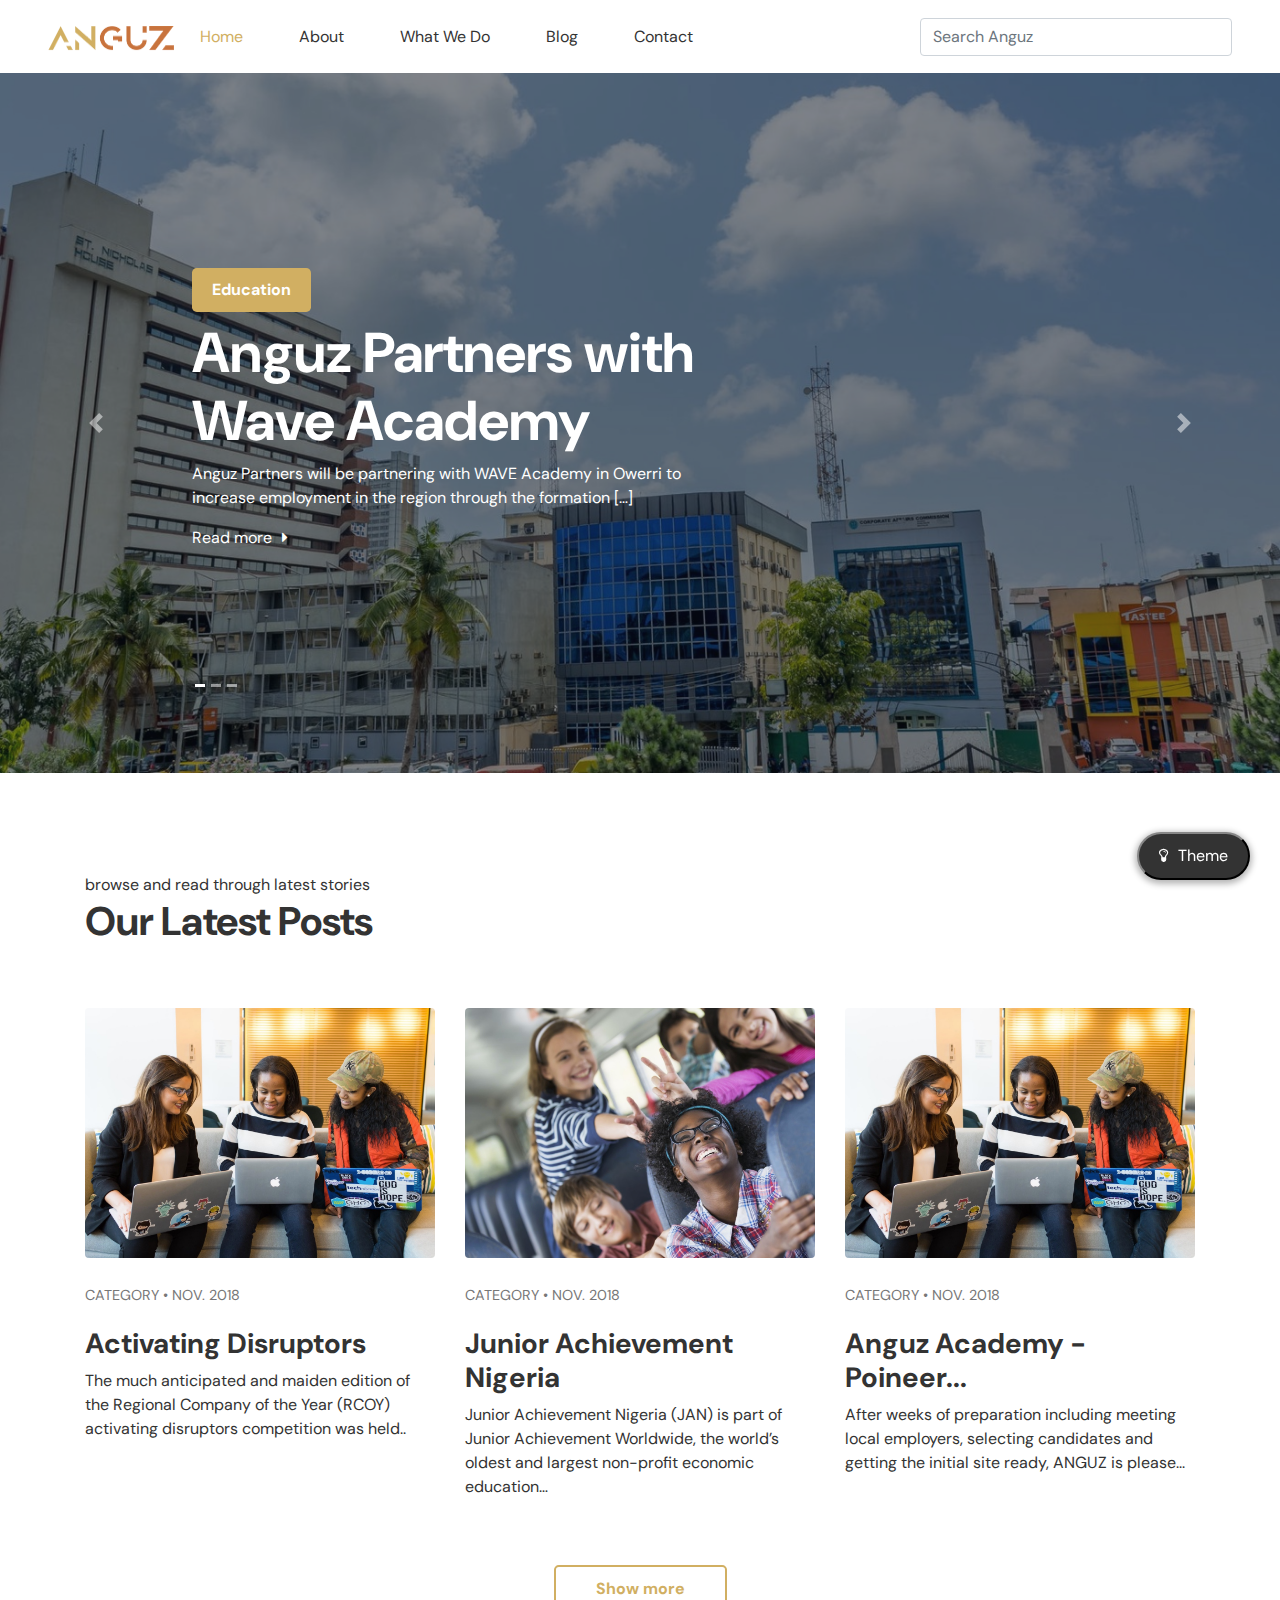
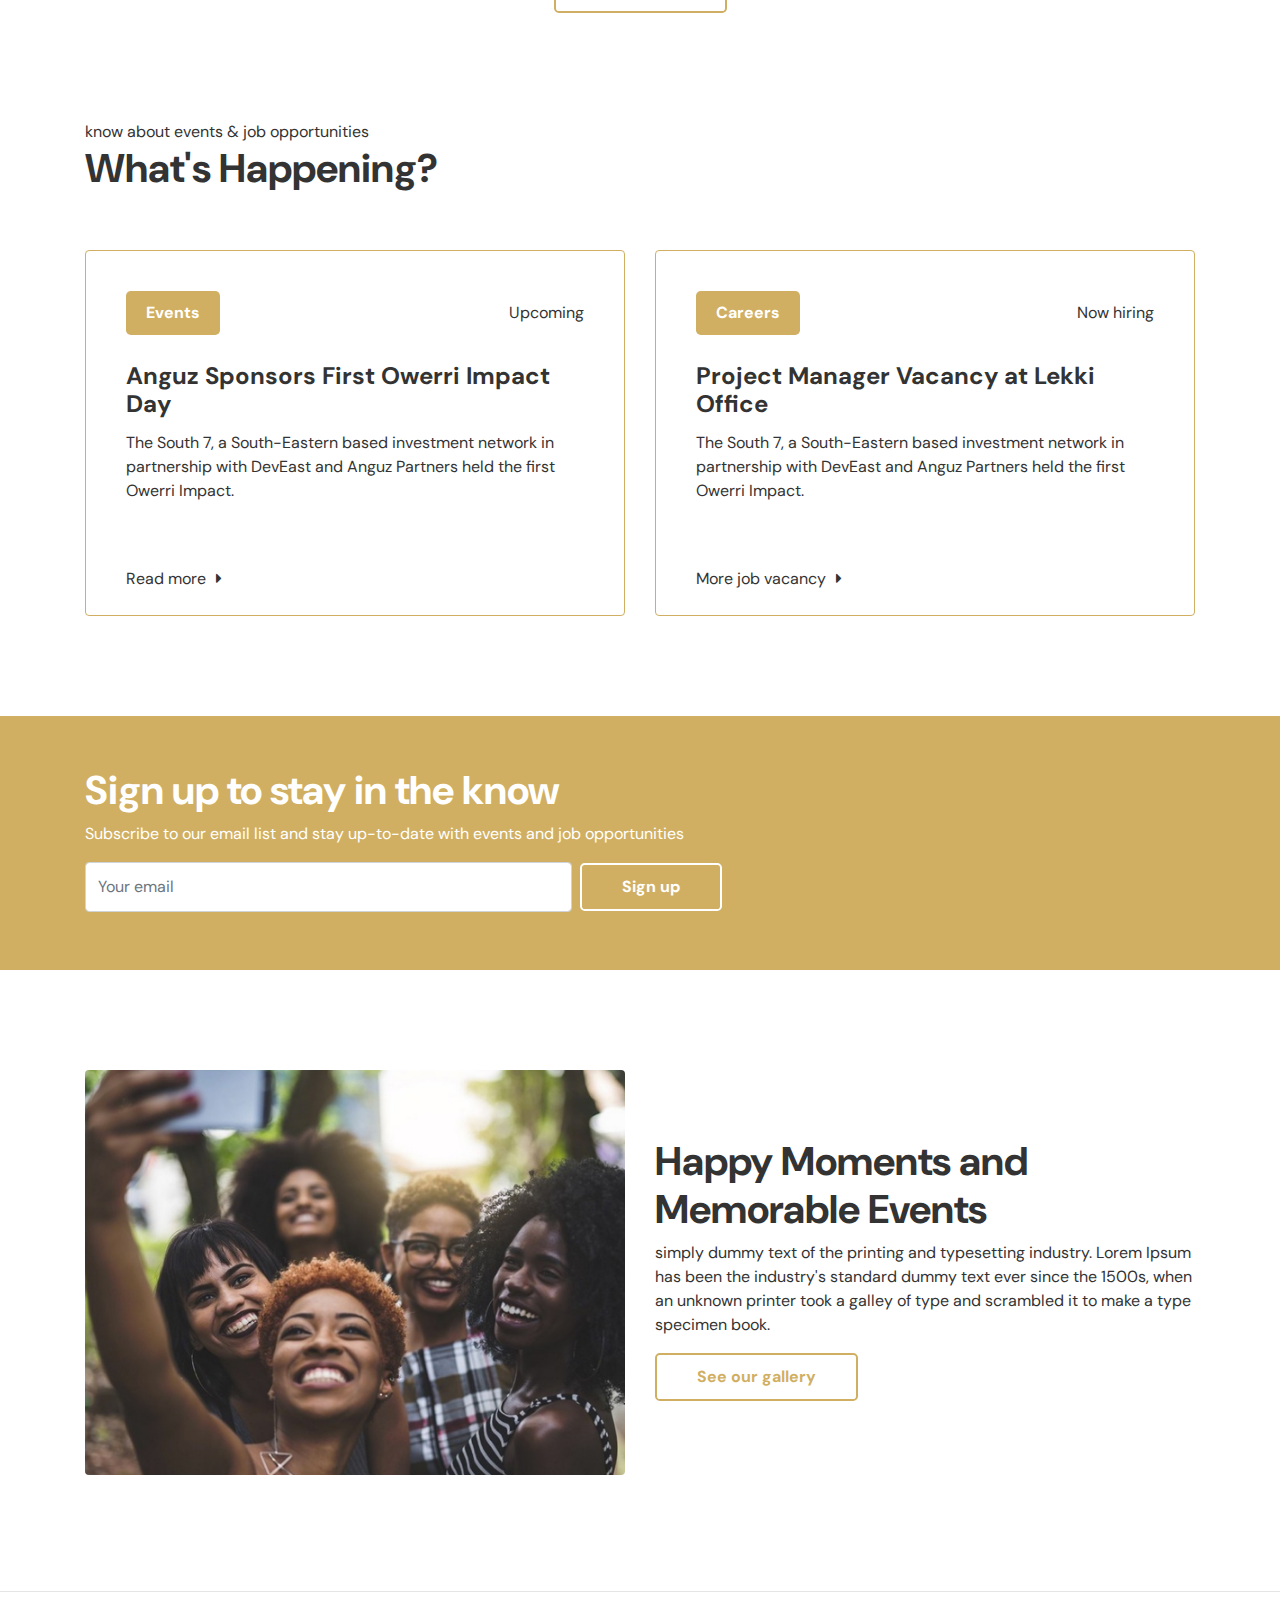
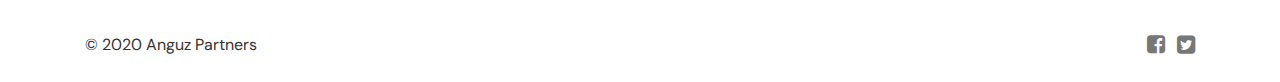
<file: index.html>
<!doctype html>
<html lang="en">
  <head>
    <!-- Required meta tags -->
    <meta charset="utf-8">
    <meta name="viewport" content="width=device-width, initial-scale=1, shrink-to-fit=no">

    <!-- Bootstrap CSS -->
    <link rel="stylesheet" href="https://stackpath.bootstrapcdn.com/bootstrap/4.4.1/css/bootstrap.min.css" integrity="sha384-Vkoo8x4CGsO3+Hhxv8T/Q5PaXtkKtu6ug5TOeNV6gBiFeWPGFN9MuhOf23Q9Ifjh" crossorigin="anonymous">
    <link href="https://stackpath.bootstrapcdn.com/font-awesome/4.7.0/css/font-awesome.min.css" rel="stylesheet" integrity="sha384-wvfXpqpZZVQGK6TAh5PVlGOfQNHSoD2xbE+QkPxCAFlNEevoEH3Sl0sibVcOQVnN" crossorigin="anonymous">
    <link href="https://fonts.googleapis.com/css2?family=DM+Sans:wght@400;700&display=swap" rel="stylesheet">
    <link rel="stylesheet" href="css/stylesheet.css">

    <title>Anguz - Investing, SPonsorship, Partnership</title>
  </head>
  <body>
    <nav class="navbar navbar-expand-lg navbar-anguz navbar-light">
        <a class="navbar-brand" href="index.html"><img src="/img/logo.png"></a>
        <button class="navbar-toggler" type="button" data-toggle="collapse" data-target="#navbarNavDropdown" aria-controls="navbarNavDropdown" aria-expanded="false" aria-label="Toggle navigation">
          <span class="navbar-toggler-icon"></span>
        </button>
        <div class="collapse navbar-collapse" id="navbarNavDropdown">
          <ul class="navbar-nav mr-auto">
            <li class="nav-item active">
              <a class="nav-link" href="index.html">Home</a>
            </li>
            <li class="nav-item">
              <a class="nav-link" href="about.html">About</a>
            </li>
            <li class="nav-item">
              <a class="nav-link" href="services.html">What We Do</a>
            </li>
            <li class="nav-item">
              <a class="nav-link" href="blog.html">Blog</a>
            </li>
            <li class="nav-item">
              <a class="nav-link" href="contact.html" data-toggle="modal" data-target="#ContactUs">Contact</a>
            </li>
          </ul>
          <form class="search-field">
            <input class="form-control mr-sm-2" type="search" placeholder="Search Anguz" aria-label="Search">
          </form>
        </div>
      </nav>
      <div id="d-mode">
        <button class="switch"><i class="fa fa-lightbulb-o"></i>Theme</button>
      </div>
      <header>
        <div id="carouselAgCaptions" class="carousel slide" data-ride="carousel">
          <ol class="carousel-indicators">
            <li data-target="#carouselAgCaptions" data-slide-to="0" class="active"></li>
            <li data-target="#carouselAgCaptions" data-slide-to="1"></li>
            <li data-target="#carouselAgCaptions" data-slide-to="2"></li>
          </ol>
          <div class="carousel-inner">
            <div class="carousel-item active">
              <div class="overlay"></div>
              <img src="/img/home.jpg" class="d-block w-100 img-fixed" alt="">
              <div class="carousel-caption d-none d-md-block w-40">
                <a class="tag-ag" href="#">
                  <span class="t1">Education</span>
                </a>
                <h1><a href="single-blog.html">Anguz Partners with Wave Academy</a></h1>
                <p>
                  Anguz Partners will be partnering with WAVE Academy in Owerri to
                  increase employment in the region through the formation […]
                </p>
                <span><a href="single-blog.html">Read more<i class="fa fa-caret-right"></a></i></span>
              </div>
            </div>
            <div class="carousel-item">
              <div class="overlay"></div>
              <img src="/img/test2.jpg" class="d-block w-100 img-fixed" alt="">
              <div class="carousel-caption d-none d-md-block w-40">
                <a class="tag-ag" href="#">
                  <span class="t1">Category</span>
                </a>
                <h1><a href="single-blog.html">Anguz Partners with Wave Academy</a></h1>
                <p>
                  Anguz Partners will be partnering with WAVE Academy in Owerri to
                  increase employment in the region through the formation […]
                </p>
                <span><a href="single-blog.html">Read more<i class="fa fa-caret-right"></a></i></span>
              </div>
            </div>
            <div class="carousel-item">
              <div class="overlay"></div>
              <img src="/img/test3.jpg" class="d-block w-100 img-fixed" alt="">
              <div class="carousel-caption d-none d-md-block w-40">
                <a class="tag-ag" href="#">
                  <span class="t1">Category</span>
                </a>
                <h1><a href="single-blog.html">Anguz Partners with Wave Academy</a></h1>
                <p>
                  Anguz Partners will be partnering with WAVE Academy in Owerri to
                  increase employment in the region through the formation […]
                </p>
                <span><a href="single-blog.html">Read more<i class="fa fa-caret-right"></a></i></span>
              </div>
            </div>
          </div>
          <a class="carousel-control-prev" href="#carouselAgCaptions" role="button" data-slide="prev">
            <span class="carousel-control-prev-icon" aria-hidden="true"></span>
            <span class="sr-only">Previous</span>
          </a>
          <a class="carousel-control-next" href="#carouselAgCaptions" role="button" data-slide="next">
            <span class="carousel-control-next-icon" aria-hidden="true"></span>
            <span class="sr-only">Next</span>
          </a>
        </div>
    </header>
    <section class="feature-pod">
      <div class="container ptop-l">
        <span>browse and read through latest stories</span>
        <h1>Our Latest Posts</h1>
        <div class="row ptop-s">
          <div class="col-md-4">
            <img src="img/test2.jpg" class="img-fluid img-fixed rounded">
            <div class="ptop-s">
              <span>Category • Nov. 2018</span>
              <h3 title="Activating Disruptors"><a href="single-blog.html">Activating Disruptors</a></h3>
              <p>
                The much anticipated and maiden edition of the Regional Company of the Year (RCOY) activating disruptors competition was held..
              </p>
            </div>
          </div>
          <div class="col-md-4">
            <img src="img/test3.jpg" class="img-fluid img-fixed rounded">
            <div class="ptop-s">
              <span>Category • Nov. 2018</span>
              <h3 title="Junior Achievement Nigeria"><a href="single-blog.html">Junior Achievement Nigeria</a></h3>
              <p>
                Junior Achievement Nigeria (JAN) is part of Junior Achievement Worldwide, the world’s oldest and largest non-profit economic education…
              </p>
            </div>
          </div>
          <div class="col-md-4">
            <img src="img/test2.jpg" class="img-fluid img-fixed rounded">
            <div class="ptop-s">
              <span>Category • Nov. 2018</span>
              <h3 title="Anguz Academy - Poineer Class Begins"><a href="single-blog.html">Anguz Academy - Poineer...</a></h3>
              <p>
                After weeks of preparation including meeting local employers, selecting candidates and getting the initial site ready, ANGUZ is please...
              </p>
            </div>
          </div>
        </div>
        <div class="text-center ptop-m">
          <a class="btn-ag" href="blog.html">
            <span class="t1">Show more</span>
            <span class="t2">Show more</span>
          </a>
        </div>
      </div>
    </section>
    <section class="whats-on">
      <div class="container ptop-l pbtm-l">
        <span>know about events & job opportunities</span>
        <h1>What's Happening?</h1>
        <div class="row ptop-m">
          <div class="col-md-6">
            <div class="card">
              <div class="card-body">
                <span class="pull-r ptop-xs">Upcoming</span>
                <a class="tag-ag" href="#">
                  <span>Events</span>
                </a>
                <h4 class="card-title"><a href="single-blog.html">Anguz Sponsors First Owerri Impact Day</a></h4>
                <p class="card-text">The South 7, a South-Eastern based investment network in partnership with DevEast and Anguz Partners held the first Owerri Impact.</p>
              </div>
              <div class="card-footer">
                <span><a href="#">Read more<i class="fa fa-caret-right"></a></i></span>
              </div>
            </div>
          </div>
          <div class="col-md-6">
            <div class="card">
              <div class="card-body">
                <span class="pull-r ptop-xs">Now hiring</span>
                <a class="tag-ag" href="#">
                  <span class="t1">Careers</span>
                </a>
                <h4 class="card-title"><a href="single-blog.html">Project Manager Vacancy at Lekki Office</a></h4>
                <p class="card-text">The South 7, a South-Eastern based investment network in partnership with DevEast and Anguz Partners held the first Owerri Impact.</p>
              </div>
              <div class="card-footer">
                <span><a href="#">More job vacancy<i class="fa fa-caret-right"></a></i></span>
              </div>
            </div>
          </div>
        </div>
      </div>      
    </section>
    <section class="subscribe ptop-m pbtm-m">
      <div class="container">
        <div class="row">
          <div class="col-md-8">
            <h1>Sign up to stay in the know</h1>
            <p>
              Subscribe to our email list and stay up-to-date with events and job opportunities
            </p>
            <form class="form-inline">
              <input type="text" class="form-control mb-2 mr-sm-2 col-sm-8" id="inlineFormInputName2" placeholder="Your email">
              <a class="btn-ag-sec mb-2" href="#" type="submit">
                <span class="t1">Sign up</span>
                <span class="t2">Sign up</span>
              </a>
            </form>
          </div>
        </div>
      </div>
    </section>
    <section class="gallery">
      <div class="container ptop-l pbtm-l">
        <div class="row align-items-center">
          <div class="col-sm-6">
            <img src="img/gala.jpg" class="img-fluid rounded">
          </div>
          <div class="col-sm-6">
            <h1>
              Happy Moments and Memorable Events
            </h1>
            <p>
              simply dummy text of the printing and typesetting industry. Lorem Ipsum has been the industry's standard dummy text ever since the 1500s, when an unknown printer took a galley of type and scrambled it to make a type specimen book.
            </p>
              <a class="btn-ag" href="#">
                <span class="t1">See our gallery</span>
                <span class="t2">See our gallery</span>
              </a>
          </div>
        </div>
      </div>
    </section>
    <footer class="footer">
      <hr>
      <div class="container ptop-s pbtm-s">
        <div class="row">
          <div class="col-sm-6">
            <Span>© 2020 Anguz Partners</Span>
          </div>
          <div class="col-sm-6 social t-right">
            <span><a href="https://facebook.com"><i class="fa fa-lg fa-facebook-square"></i></a></span>
            <span><a href="https://twitter.com"><i class="fa fa-lg fa-twitter-square"></i></a></span>
          </div>
        </div>
      </div>
    </footer>

    <!-- Contact us Modal -->
    <div class="modal fade" id="ContactUs" tabindex="-1" role="dialog" aria-labelledby="ContactUsTitle" aria-hidden="true">
      <div class="modal-dialog modal-dialog-centered" role="document">
        <div class="modal-content">
          <div class="modal-header bg-panth mod-head">
            <h2 class="modal-title" id="ContactUsTitle">Contact Form</h2>
            <button type="button" class="close" data-dismiss="modal" aria-label="Close">
              <span aria-hidden="true">&times;</span>
            </button>
          </div>
          <div class="modal-body">
            <form>
              <div class="form-row">
                <div class="form-group col-md-6">
                  <label for="inputName">Name</label>
                  <input type="text" class="form-control" id="inputName" placeholder="Full Name">
                </div>
                <div class="form-group col-md-6">
                  <label for="inputEmail">Email</label>
                  <input type="email" class="form-control" id="inputEmail" placeholder="hello@anguzpartners.com">
                </div>
              </div>
              <div class="form-group">
                <label for="inputSub">Subject</label>
                <input type="text" class="form-control" id="inputSub" placeholder="Subject">
              </div>
              <div class="form-group">
                <label for="textMsg">Message</label>
                <textarea class="form-control" id="textMsg" rows="5" placeholder="Message"></textarea>
              </div>
            </form>
          </div>
          <div class="modal-footer">
            <a class="btn-ag" href="blog.html">
              <span class="t1">Submit</span>
              <span class="t2">Submit</span>
            </a>
          </div>
        </div>
      </div>
    </div>

    <!-- Optional JavaScript -->
    <!-- jQuery first, then Popper.js, then Bootstrap JS -->
    <script src="https://code.jquery.com/jquery-3.4.1.slim.min.js" integrity="sha384-J6qa4849blE2+poT4WnyKhv5vZF5SrPo0iEjwBvKU7imGFAV0wwj1yYfoRSJoZ+n" crossorigin="anonymous"></script>
    <script src="https://cdn.jsdelivr.net/npm/popper.js@1.16.0/dist/umd/popper.min.js" integrity="sha384-Q6E9RHvbIyZFJoft+2mJbHaEWldlvI9IOYy5n3zV9zzTtmI3UksdQRVvoxMfooAo" crossorigin="anonymous"></script>
    <script src="https://stackpath.bootstrapcdn.com/bootstrap/4.4.1/js/bootstrap.min.js" integrity="sha384-wfSDF2E50Y2D1uUdj0O3uMBJnjuUD4Ih7YwaYd1iqfktj0Uod8GCExl3Og8ifwB6" crossorigin="anonymous"></script>
    <script src="/js/anguz.js"></script>
  </body>
</html>
</file>
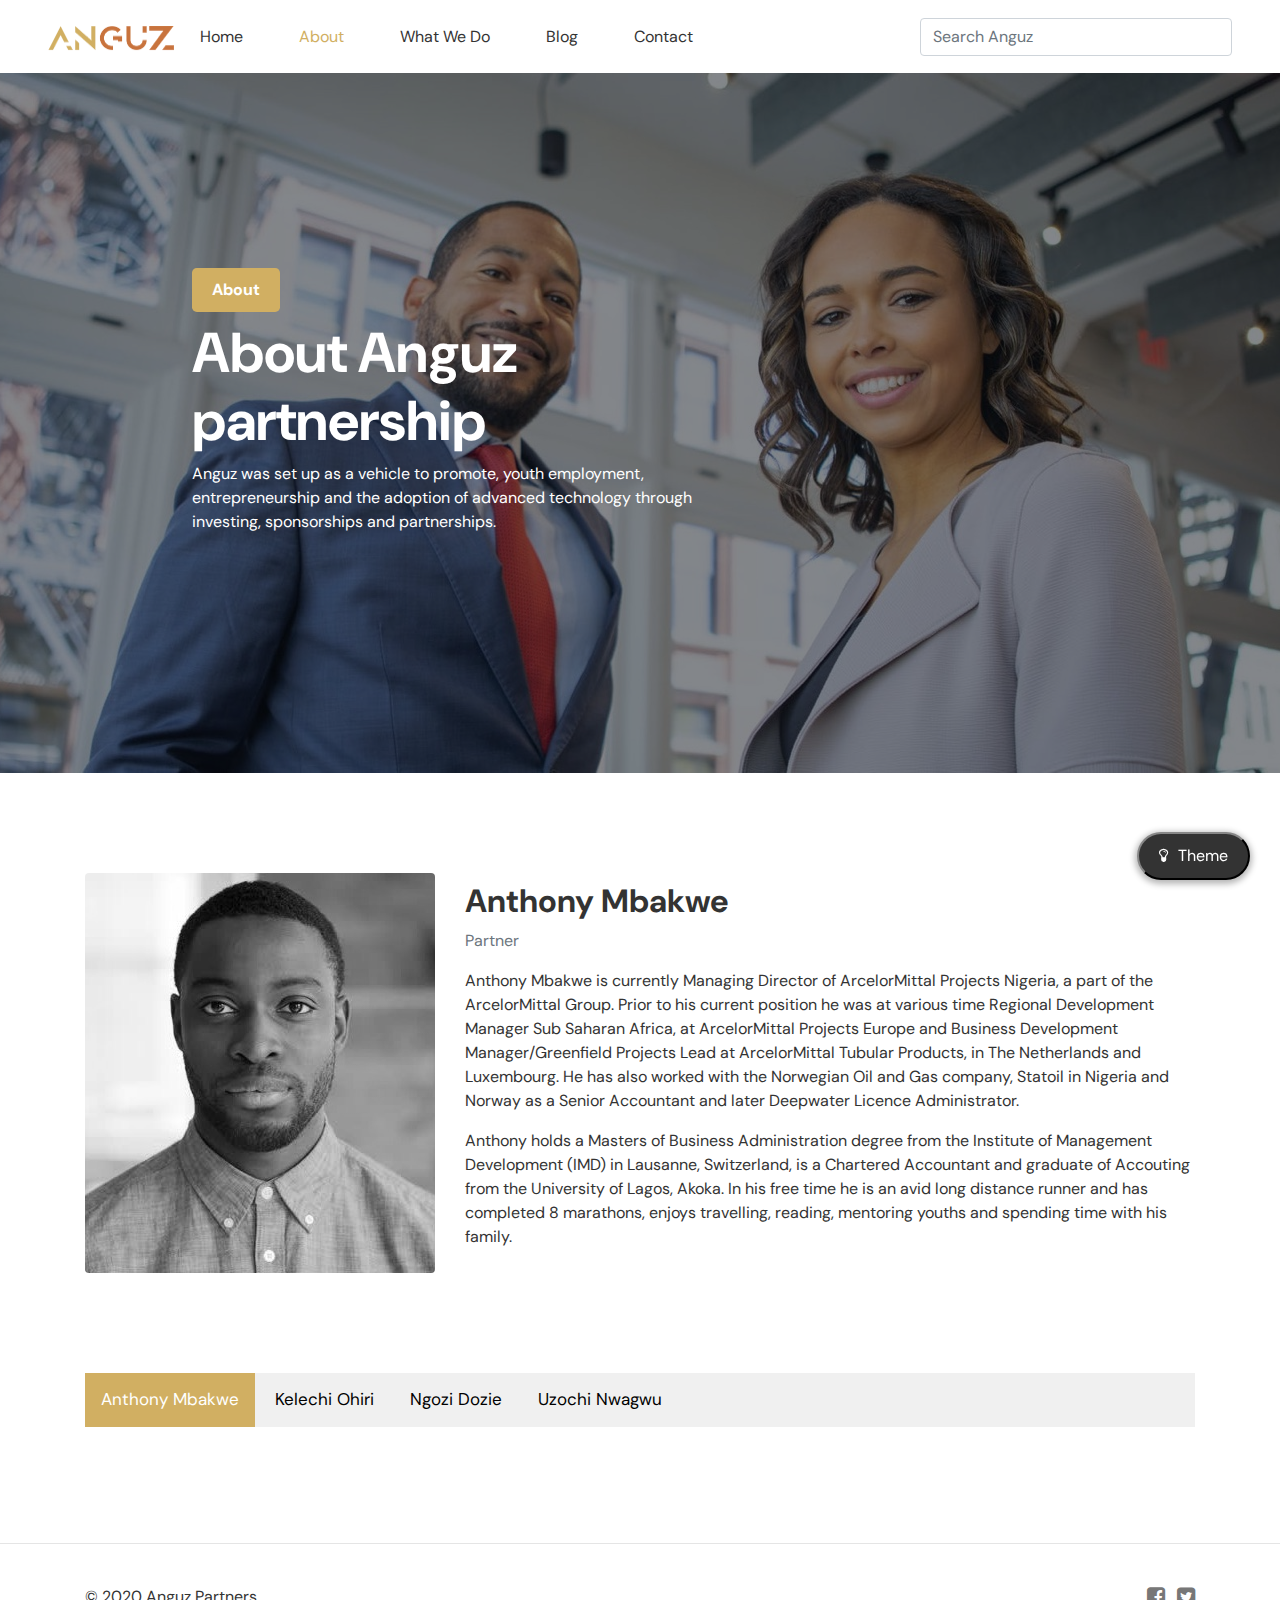
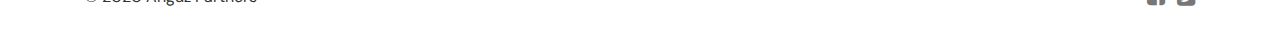
<file: about.html>
<!doctype html>
<html lang="en">
  <head>
    <!-- Required meta tags -->
    <meta charset="utf-8">
    <meta name="viewport" content="width=device-width, initial-scale=1, shrink-to-fit=no">

    <!-- Bootstrap CSS -->
    <link rel="stylesheet" href="https://stackpath.bootstrapcdn.com/bootstrap/4.4.1/css/bootstrap.min.css" integrity="sha384-Vkoo8x4CGsO3+Hhxv8T/Q5PaXtkKtu6ug5TOeNV6gBiFeWPGFN9MuhOf23Q9Ifjh" crossorigin="anonymous">
    <link href="https://stackpath.bootstrapcdn.com/font-awesome/4.7.0/css/font-awesome.min.css" rel="stylesheet" integrity="sha384-wvfXpqpZZVQGK6TAh5PVlGOfQNHSoD2xbE+QkPxCAFlNEevoEH3Sl0sibVcOQVnN" crossorigin="anonymous">
    <link href="https://fonts.googleapis.com/css2?family=DM+Sans:wght@400;700&display=swap" rel="stylesheet">
    <link rel="stylesheet" href="css/stylesheet.css">

    <title>About Anguz - Investing, SPonsorship, Partnership</title>
  </head>
  <body>
    <nav class="navbar navbar-expand-lg navbar-anguz navbar-light">
        <a class="navbar-brand" href="index.html"><img src="/img/logo.png"></a>
        <button class="navbar-toggler" type="button" data-toggle="collapse" data-target="#navbarNavDropdown" aria-controls="navbarNavDropdown" aria-expanded="false" aria-label="Toggle navigation">
          <span class="navbar-toggler-icon"></span>
        </button>
        <div class="collapse navbar-collapse" id="navbarNavDropdown">
          <ul class="navbar-nav mr-auto">
            <li class="nav-item">
              <a class="nav-link" href="index.html">Home</a>
            </li>
            <li class="nav-item active">
              <a class="nav-link" href="about.html">About</a>
            </li>
            <li class="nav-item">
              <a class="nav-link" href="services.html">What We Do</a>
            </li>
            <li class="nav-item">
              <a class="nav-link" href="blog.html">Blog</a>
            </li>
            <li class="nav-item">
              <a class="nav-link" href="contact.html">Contact</a>
            </li>
          </ul>
          <form class="search-field">
            <input class="form-control mr-sm-2" type="search" placeholder="Search Anguz" aria-label="Search">
          </form>
        </div>
      </nav>
      <div id="d-mode">
        <button class="switch"><i class="fa fa-lightbulb-o"></i>Theme</button>
      </div>
      <header>
        <div>
          <div class="carousel-inner">
            <div class="carousel-item active">
              <div class="overlay"></div>
              <img src="/img/test.jpg" class="d-block w-100 img-fixed" alt="">
              <div class="carousel-caption d-none d-md-block w-40">
                <a class="tag-ag">
                  <span class="t1">About</span>
                </a>
                <h1>About Anguz partnership</h1>
                <p>
                  Anguz was set up as a vehicle to promote, youth employment, entrepreneurship and the adoption of advanced technology through investing, sponsorships and partnerships.
                </p>
              </div>
            </div>
          </div>
        </div>
    </header>
    <section class="team">
      <div class="container ptop-l">
        <div class="tabcontent active" id="mbakwe">
          <div class="row align-items-center">
            <div class="col-md-4">
              <img src="/img/team.jpg" class="img-fluid img-fixed rounded">
            </div>
            <div class="col-md-8">
              <h2>Anthony Mbakwe</h2>
              <figure class="text-muted">Partner</figure>
              <p>
                Anthony Mbakwe is currently Managing Director of ArcelorMittal Projects Nigeria, a  part of the ArcelorMittal Group. Prior to his current position he was at various time Regional Development Manager Sub Saharan Africa, at ArcelorMittal Projects Europe and Business Development Manager/Greenfield Projects Lead at ArcelorMittal Tubular Products, in The Netherlands and Luxembourg. He has also worked with the Norwegian Oil and Gas company, Statoil in Nigeria and Norway as a Senior Accountant and later Deepwater Licence Administrator.
              </p>
              <p>
                Anthony holds a Masters of Business Administration degree from the Institute of Management Development (IMD) in Lausanne, Switzerland, is a Chartered Accountant and graduate of Accouting from the University of Lagos, Akoka. In his free time he is an avid long distance runner and has completed 8 marathons, enjoys travelling, reading, mentoring youths and spending time with his family.
              </p>
            </div>
          </div>
        </div>
        <div class="tabcontent" id="ohiri">
          <div class="row align-items-center">
            <div class="col-md-4">
              <img src="/img/ohiri.jpg" class="img-fluid img-fixed rounded">
            </div>
            <div class="col-md-8">
              <h2>Dr. Kelechi Ohiri</h2>
              <figure class="text-muted">Partner</figure>
              <p>
                Dr. Kelechi Ohiri is the CEO of the Health Strategy and Delivery Foundation, and Visiting Scientist at the Harvard University. Dr. Ohiri is also the Founder of the Healthcare Leadership Academy and Founding Partner at Flint Atlantic Capital Partners. He was previously the Special Adviser to the Minister of Finance and Ministers of Health in Nigeria. Prior to this, he was an Engagement Manager with McKinsey and Company, London and worked with the World Bank Group in Washington DC. Dr Ohiri has written policy papers, co-authored books on healthcare systems and has served on expert advisory panels for the Institute of Medicine, the US Centers for Disease Control and Prevention, and is on the Board of the World Health Organization’s Alliance for Health Policy and Systems Research.
              </p>
              <p>
                He is also a 2013 Desmond Tutu Fellow, a Fellow of the Africa Leadership Initiative - West Africa and Fellow of the Aspen Global Leadership Network. Dr Ohiri earned a medical degree from the University of Lagos. He also holds a Master of Public Health degree and a Master of Science in Health Policy and Management degree, both from Harvard University.
              </p>
            </div>
          </div>
        </div>
        <div class="tabcontent" id="dozie">
          <div class="row align-items-center">
            <div class="col-md-4">
              <img src="/img/team.jpg" class="img-fluid img-fixed rounded">
            </div>
            <div class="col-md-8">
              <h2>Kelechi Ohiri</h2>
              <figure class="text-muted">Partner</figure>
              <p>
                Anthony Mbakwe is currently Managing Director of ArcelorMittal Projects Nigeria, a  part of the ArcelorMittal Group. Prior to his current position he was at various time Regional Development Manager Sub Saharan Africa, at ArcelorMittal Projects Europe and Business Development Manager/Greenfield Projects Lead at ArcelorMittal Tubular Products, in The Netherlands and Luxembourg. He has also worked with the Norwegian Oil and Gas company, Statoil in Nigeria and Norway as a Senior Accountant and later Deepwater Licence Administrator.
              </p>
              <p>
                Anthony holds a Masters of Business Administration degree from the Institute of Management Development (IMD) in Lausanne, Switzerland, is a Chartered Accountant and graduate of Accouting from the University of Lagos, Akoka. In his free time he is an avid long distance runner and has completed 8 marathons, enjoys travelling, reading, mentoring youths and spending time with his family.
              </p>
            </div>
          </div>
        </div>
        <div class="tabcontent" id="nwagwu">
          <div class="row align-items-center">
            <div class="col-md-4">
              <img src="/img/uzo.jpg" class="img-fluid img-fixed rounded">
            </div>
            <div class="col-md-8">
              <h2>Uzochi Nwagwu</h2>
              <figure class="text-muted">Partner</figure>
              <p>
                Uzo Nwagwu is Integration Director, Sub Saharan Africa for Baker Hughes, a GE company. In this role, he is responsible for leading integration planning & execution in the region and critical in identifying both revenue and cost synergies across the full stream value chain which spans from the drilling of fossil fuels to gas monetization and power generation. Uzo is also accountable for integrating business processes, consolidating facilities for efficiency and driving a culture and team spirit work environment which leverages what is best in the two legacy companies with very rich heritages.
              </p>
              <p>
                Uzo joined GE in October 2011 as Chief Financial Officer (CFO) – West Africa, and in 2015, he was appointed Chief Operating Officer (COO) - Sub Saharan Africa and was accountable for operational excellence, in-region project execution, Strategic Sourcing, HSE, Quality, Localization, and free cash flow optimization. Prior to GE, Uzo was at PricewaterhouseCoopers and then United Technologies Corporation (UTC), where his last role was as Finance Director of the Europe subsidiary of UTC Aerospace Systems.
              </p>
            </div>
          </div>
        </div>
        <div class="ptop-l pbtm-l">
          <div class="tab">
            <button class="tablinks active" onclick="viewTeam(event, 'mbakwe')">Anthony Mbakwe</button>
            <button class="tablinks" onclick="viewTeam(event, 'ohiri')">Kelechi Ohiri</button>
            <button class="tablinks" onclick="viewTeam(event, 'dozie')">Ngozi Dozie</button>
            <button class="tablinks" onclick="viewTeam(event, 'nwagwu')">Uzochi Nwagwu</button>
          </div>
      </div>
    </section>
    <footer class="footer">
      <hr>
      <div class="container ptop-s pbtm-s">
        <div class="row">
          <div class="col-sm-6">
            <Span>© 2020 Anguz Partners</Span>
          </div>
          <div class="col-sm-6 social t-right">
            <span><a href="#"><i class="fa fa-lg fa-facebook-square"></i></a></span>
            <span><a href="#"><i class="fa fa-lg fa-twitter-square"></i></a></span>
          </div>
        </div>
      </div>
    </footer>
     
    <!-- Optional JavaScript -->
    <!-- jQuery first, then Popper.js, then Bootstrap JS -->
    <script src="https://code.jquery.com/jquery-3.4.1.slim.min.js" integrity="sha384-J6qa4849blE2+poT4WnyKhv5vZF5SrPo0iEjwBvKU7imGFAV0wwj1yYfoRSJoZ+n" crossorigin="anonymous"></script>
    <script src="https://cdn.jsdelivr.net/npm/popper.js@1.16.0/dist/umd/popper.min.js" integrity="sha384-Q6E9RHvbIyZFJoft+2mJbHaEWldlvI9IOYy5n3zV9zzTtmI3UksdQRVvoxMfooAo" crossorigin="anonymous"></script>
    <script src="https://stackpath.bootstrapcdn.com/bootstrap/4.4.1/js/bootstrap.min.js" integrity="sha384-wfSDF2E50Y2D1uUdj0O3uMBJnjuUD4Ih7YwaYd1iqfktj0Uod8GCExl3Og8ifwB6" crossorigin="anonymous"></script>
    <script src="/js/anguz.js"></script>
  </body>
</html>
</file>
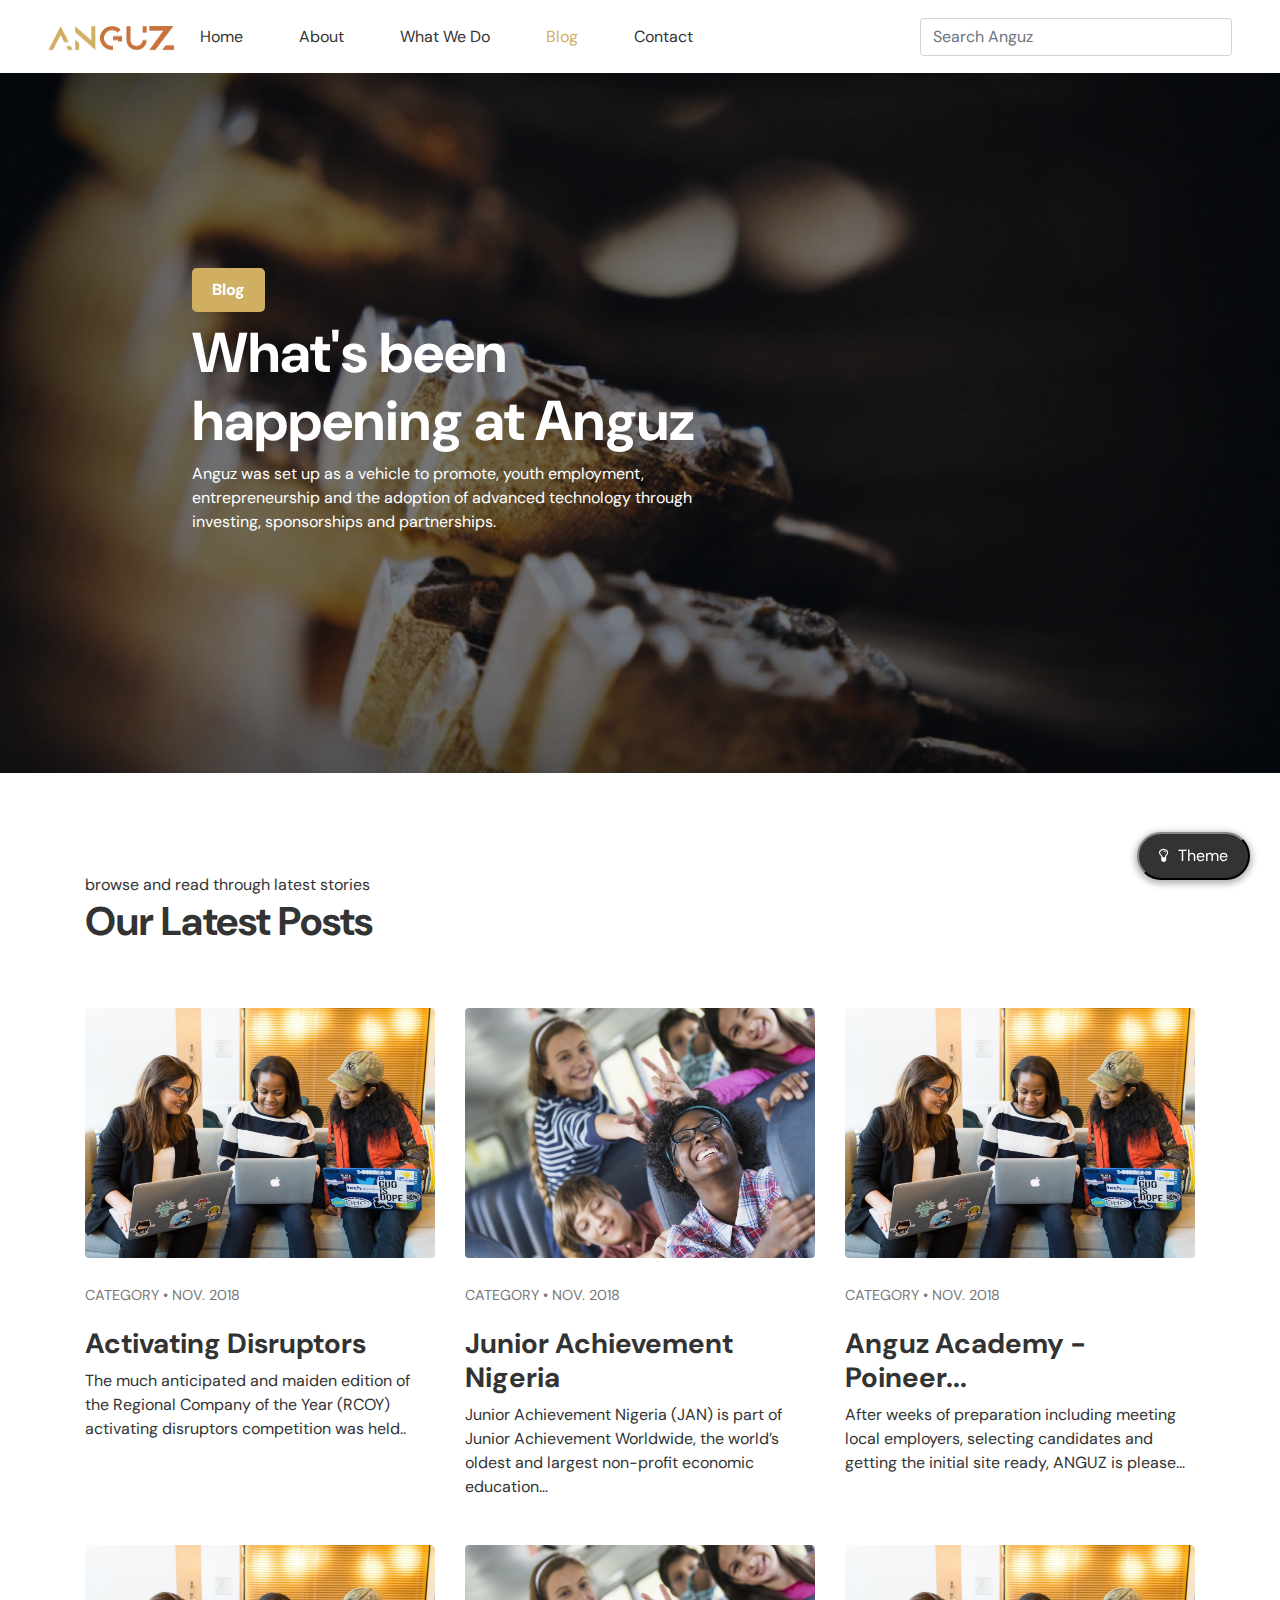
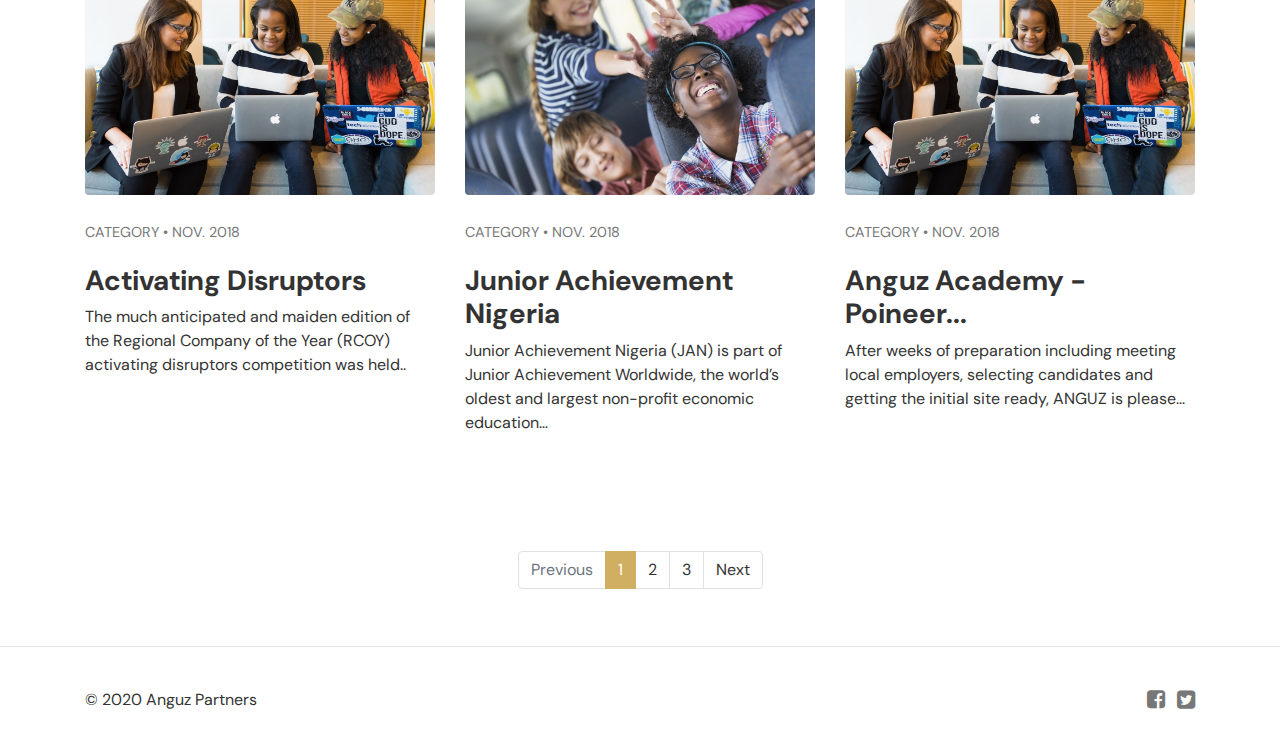
<file: blog.html>
<!doctype html>
<html lang="en">
  <head>
    <!-- Required meta tags -->
    <meta charset="utf-8">
    <meta name="viewport" content="width=device-width, initial-scale=1, shrink-to-fit=no">

    <!-- Bootstrap CSS -->
    <link rel="stylesheet" href="https://stackpath.bootstrapcdn.com/bootstrap/4.4.1/css/bootstrap.min.css" integrity="sha384-Vkoo8x4CGsO3+Hhxv8T/Q5PaXtkKtu6ug5TOeNV6gBiFeWPGFN9MuhOf23Q9Ifjh" crossorigin="anonymous">
    <link href="https://stackpath.bootstrapcdn.com/font-awesome/4.7.0/css/font-awesome.min.css" rel="stylesheet" integrity="sha384-wvfXpqpZZVQGK6TAh5PVlGOfQNHSoD2xbE+QkPxCAFlNEevoEH3Sl0sibVcOQVnN" crossorigin="anonymous">
    <link href="https://fonts.googleapis.com/css2?family=DM+Sans:wght@400;700&display=swap" rel="stylesheet">
    <link rel="stylesheet" href="css/stylesheet.css">

    <title>Anguz Blog - Investing, SPonsorship, Partnership</title>
  </head>
  <body>
    <nav class="navbar navbar-expand-lg navbar-anguz navbar-light">
        <a class="navbar-brand" href="index.html"><img src="/img/logo.png"></a>
        <button class="navbar-toggler" type="button" data-toggle="collapse" data-target="#navbarNavDropdown" aria-controls="navbarNavDropdown" aria-expanded="false" aria-label="Toggle navigation">
          <span class="navbar-toggler-icon"></span>
        </button>
        <div class="collapse navbar-collapse" id="navbarNavDropdown">
          <ul class="navbar-nav mr-auto">
            <li class="nav-item">
              <a class="nav-link" href="index.html">Home</a>
            </li>
            <li class="nav-item">
              <a class="nav-link" href="about.html">About</a>
            </li>
            <li class="nav-item">
              <a class="nav-link" href="services.html">What We Do</a>
            </li>
            <li class="nav-item active">
              <a class="nav-link" href="blog.html">Blog</a>
            </li>
            <li class="nav-item">
              <a class="nav-link" href="contact.html">Contact</a>
            </li>
          </ul>
          <form class="search-field">
            <input class="form-control mr-sm-2" type="search" placeholder="Search Anguz" aria-label="Search">
          </form>
        </div>
      </nav>
      <div id="d-mode">
        <button class="switch"><i class="fa fa-lightbulb-o"></i>Theme</button>
      </div>
      <header>
        <div>
          <div class="carousel-inner">
            <div class="carousel-item active">
              <div class="overlay"></div>
              <img src="/img/blog.jpg" class="d-block w-100 img-fixed" alt="">
              <div class="carousel-caption d-none d-md-block w-40">
                <a class="tag-ag">
                  <span class="t1">Blog</span>
                </a>
                <h1>What's been happening at Anguz</h1>
                <p>
                  Anguz was set up as a vehicle to promote, youth employment, entrepreneurship and the adoption of advanced technology through investing, sponsorships and partnerships.
                </p>
              </div>
            </div>
          </div>
        </div>
    </header>
    <section class="feature-pod press">
      <div class="container ptop-l">
        <span>browse and read through latest stories</span>
        <h1>Our Latest Posts</h1>
        <div class="row ptop-s">
          <div class="col-md-4">
            <img src="img/test2.jpg" class="img-fluid img-fixed rounded">
            <div class="ptop-s">
              <span>Category • Nov. 2018</span>
              <h3><a href="single-blog.html">Activating Disruptors</a></h3>
              <p>
                The much anticipated and maiden edition of the Regional Company of the Year (RCOY) activating disruptors competition was held..
              </p>
            </div>
          </div>
          <div class="col-md-4">
            <img src="img/test3.jpg" class="img-fluid img-fixed rounded">
            <div class="ptop-s">
              <span>Category • Nov. 2018</span>
              <h3>Junior Achievement Nigeria</h3>
              <p>
                Junior Achievement Nigeria (JAN) is part of Junior Achievement Worldwide, the world’s oldest and largest non-profit economic education…
              </p>
            </div>
          </div>
          <div class="col-md-4">
            <img src="img/test2.jpg" class="img-fluid img-fixed rounded">
            <div class="ptop-s">
              <span>Category • Nov. 2018</span>
              <h3 title="Anguz Academy - Poineer Class Begins">Anguz Academy - Poineer...</h3>
              <p>
                After weeks of preparation including meeting local employers, selecting candidates and getting the initial site ready, ANGUZ is please...
              </p>
            </div>
          </div>
          <div class="col-md-4">
            <img src="img/test2.jpg" class="img-fluid img-fixed rounded">
            <div class="ptop-s">
              <span>Category • Nov. 2018</span>
              <h3>Activating Disruptors</h3>
              <p>
                The much anticipated and maiden edition of the Regional Company of the Year (RCOY) activating disruptors competition was held..
              </p>
            </div>
          </div>
          <div class="col-md-4">
            <img src="img/test3.jpg" class="img-fluid img-fixed rounded">
            <div class="ptop-s">
              <span>Category • Nov. 2018</span>
              <h3>Junior Achievement Nigeria</h3>
              <p>
                Junior Achievement Nigeria (JAN) is part of Junior Achievement Worldwide, the world’s oldest and largest non-profit economic education…
              </p>
            </div>
          </div>
          <div class="col-md-4">
            <img src="img/test2.jpg" class="img-fluid img-fixed rounded">
            <div class="ptop-s">
              <span>Category • Nov. 2018</span>
              <h3 title="Anguz Academy - Poineer Class Begins">Anguz Academy - Poineer...</h3>
              <p>
                After weeks of preparation including meeting local employers, selecting candidates and getting the initial site ready, ANGUZ is please...
              </p>
            </div>
          </div>
        </div>
      </div>
      <div class="ptop-l pbtm-s">
        <nav aria-label="pagei">
          <ul class="pagination justify-content-center">
            <li class="page-item disabled">
              <span class="page-link">Previous</span>
            </li>
            <li class="page-item active" aria-current="page">
              <span class="page-link">
              1
              <span class="sr-only">(current)</span>
            </span>
          </li>
            <li class="page-item"><a class="page-link" href="#">2</a></li>
            <li class="page-item"><a class="page-link" href="#">3</a></li>
            <li class="page-item">
              <a class="page-link" href="#">Next</a>
            </li>
          </ul>
        </nav>
      </div>
    </section>
    <footer class="footer">
      <hr>
      <div class="container ptop-s pbtm-s">
        <div class="row">
          <div class="col-sm-6">
            <Span>© 2020 Anguz Partners</Span>
          </div>
          <div class="col-sm-6 social t-right">
            <span><a href="#"><i class="fa fa-lg fa-facebook-square"></i></a></span>
            <span><a href="#"><i class="fa fa-lg fa-twitter-square"></i></a></span>
          </div>
        </div>
      </div>
    </footer>
     
    <!-- Optional JavaScript -->
    <!-- jQuery first, then Popper.js, then Bootstrap JS -->
    <script src="https://code.jquery.com/jquery-3.4.1.slim.min.js" integrity="sha384-J6qa4849blE2+poT4WnyKhv5vZF5SrPo0iEjwBvKU7imGFAV0wwj1yYfoRSJoZ+n" crossorigin="anonymous"></script>
    <script src="https://cdn.jsdelivr.net/npm/popper.js@1.16.0/dist/umd/popper.min.js" integrity="sha384-Q6E9RHvbIyZFJoft+2mJbHaEWldlvI9IOYy5n3zV9zzTtmI3UksdQRVvoxMfooAo" crossorigin="anonymous"></script>
    <script src="https://stackpath.bootstrapcdn.com/bootstrap/4.4.1/js/bootstrap.min.js" integrity="sha384-wfSDF2E50Y2D1uUdj0O3uMBJnjuUD4Ih7YwaYd1iqfktj0Uod8GCExl3Og8ifwB6" crossorigin="anonymous"></script>
    <script src="/js/anguz.js"></script>
  </body>
</html>
</file>
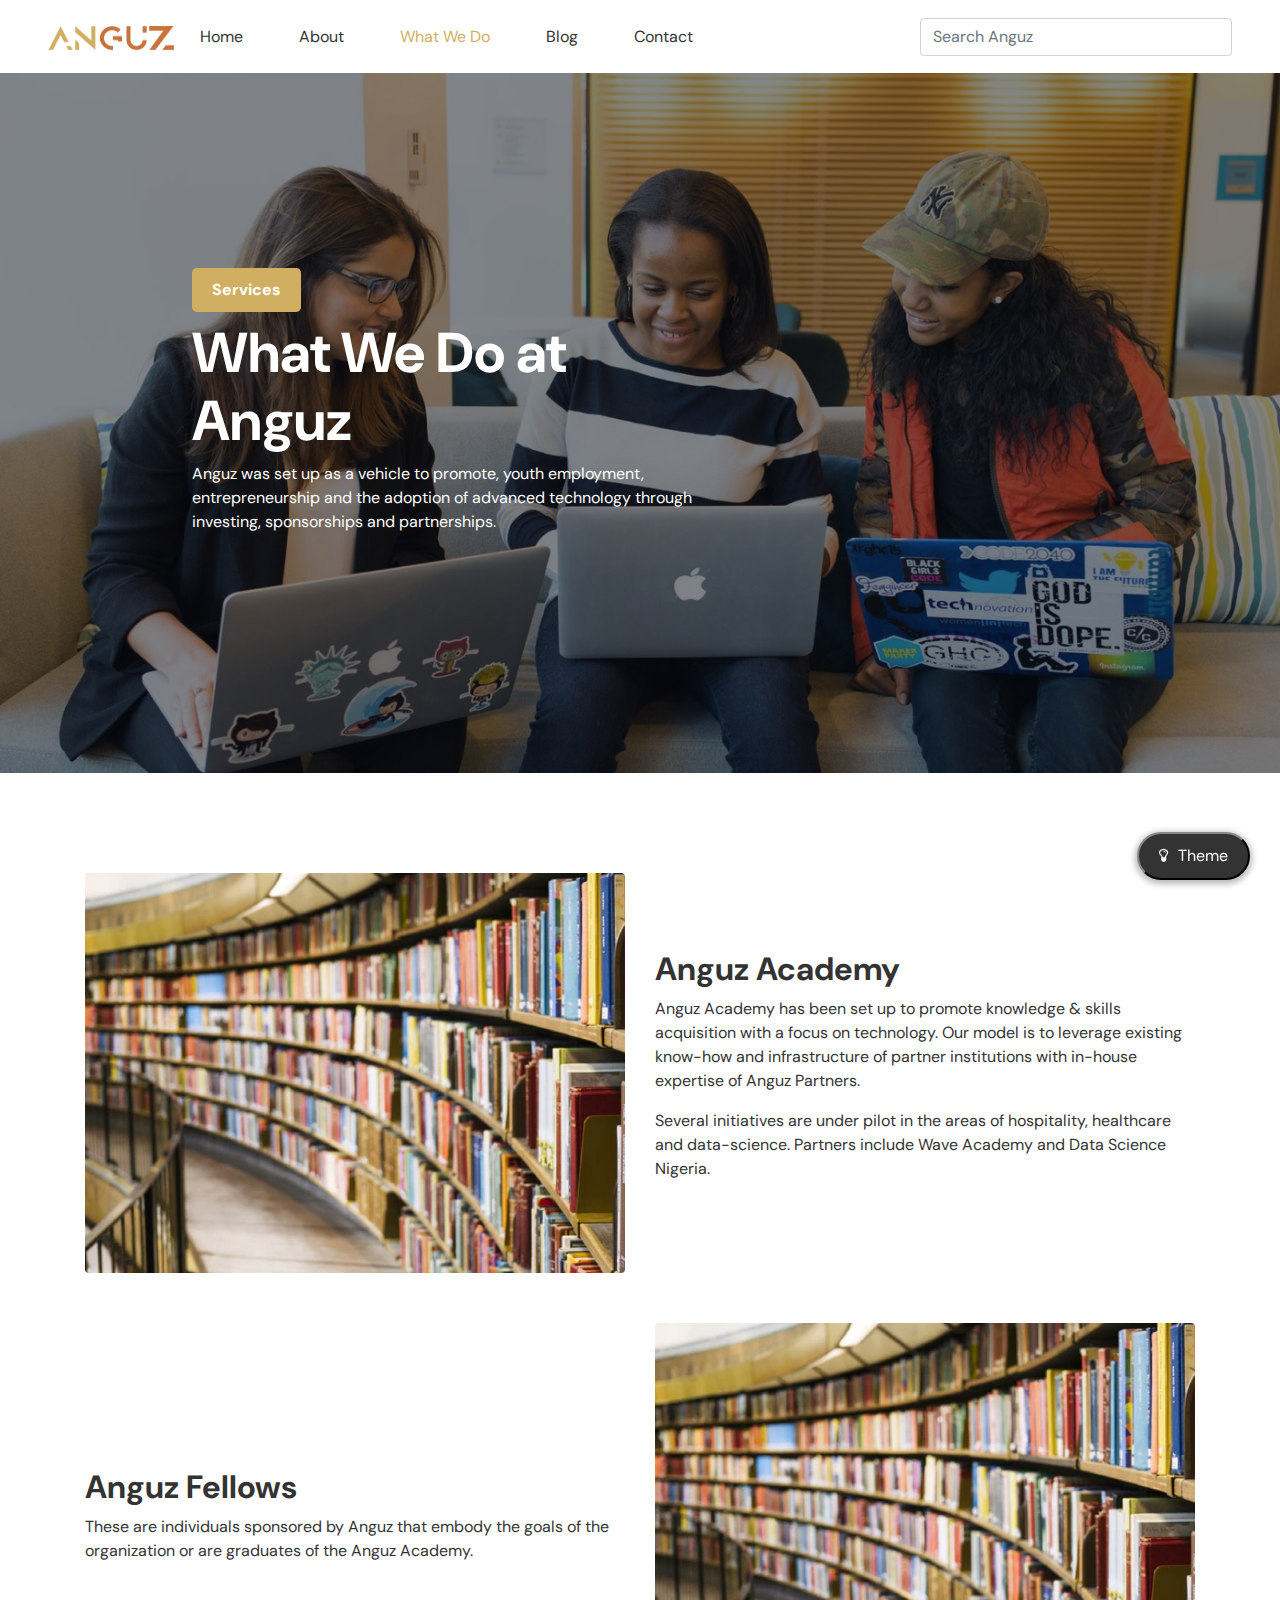
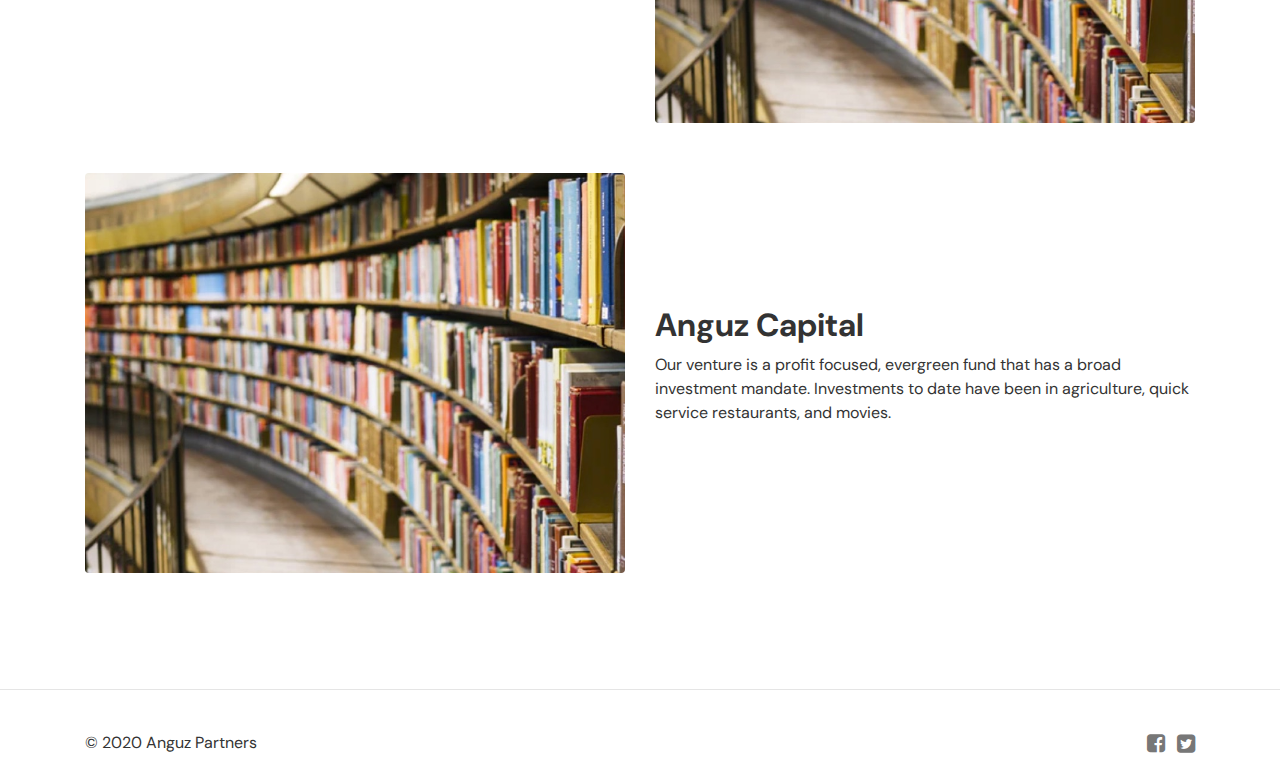
<file: services.html>
<!doctype html>
<html lang="en">
  <head>
    <!-- Required meta tags -->
    <meta charset="utf-8">
    <meta name="viewport" content="width=device-width, initial-scale=1, shrink-to-fit=no">

    <!-- Bootstrap CSS -->
    <link rel="stylesheet" href="https://stackpath.bootstrapcdn.com/bootstrap/4.4.1/css/bootstrap.min.css" integrity="sha384-Vkoo8x4CGsO3+Hhxv8T/Q5PaXtkKtu6ug5TOeNV6gBiFeWPGFN9MuhOf23Q9Ifjh" crossorigin="anonymous">
    <link href="https://stackpath.bootstrapcdn.com/font-awesome/4.7.0/css/font-awesome.min.css" rel="stylesheet" integrity="sha384-wvfXpqpZZVQGK6TAh5PVlGOfQNHSoD2xbE+QkPxCAFlNEevoEH3Sl0sibVcOQVnN" crossorigin="anonymous">
    <link href="https://fonts.googleapis.com/css2?family=DM+Sans:wght@400;700&display=swap" rel="stylesheet">
    <link rel="stylesheet" href="css/stylesheet.css">

    <title>Anguz Services - Investing, SPonsorship, Partnership</title>
  </head>
  <body>
    <nav class="navbar navbar-expand-lg navbar-anguz navbar-light">
        <a class="navbar-brand" href="index.html"><img src="/img/logo.png"></a>
        <button class="navbar-toggler" type="button" data-toggle="collapse" data-target="#navbarNavDropdown" aria-controls="navbarNavDropdown" aria-expanded="false" aria-label="Toggle navigation">
          <span class="navbar-toggler-icon"></span>
        </button>
        <div class="collapse navbar-collapse" id="navbarNavDropdown">
          <ul class="navbar-nav mr-auto">
            <li class="nav-item">
              <a class="nav-link" href="index.html">Home</a>
            </li>
            <li class="nav-item">
              <a class="nav-link" href="about.html">About</a>
            </li>
            <li class="nav-item active">
              <a class="nav-link" href="services.html">What We Do</a>
            </li>
            <li class="nav-item">
              <a class="nav-link" href="blog.html">Blog</a>
            </li>
            <li class="nav-item">
              <a class="nav-link" href="contact.html">Contact</a>
            </li>
          </ul>
          <form class="search-field">
            <input class="form-control mr-sm-2" type="search" placeholder="Search Anguz" aria-label="Search">
          </form>
        </div>
      </nav>
      <div id="d-mode">
        <button class="switch"><i class="fa fa-lightbulb-o"></i>Theme</button>
      </div>
      <header>
        <div>
          <div class="carousel-inner">
            <div class="carousel-item active">
              <div class="overlay"></div>
              <img src="/img/test2.jpg" class="d-block w-100 img-fixed" alt="">
              <div class="carousel-caption d-none d-md-block w-40">
                <a class="tag-ag">
                  <span class="t1">Services</span>
                </a>
                <h1>What We Do at Anguz</h1>
                <p>
                  Anguz was set up as a vehicle to promote, youth employment, entrepreneurship and the adoption of advanced technology through investing, sponsorships and partnerships.
                </p>
              </div>
            </div>
          </div>
        </div>
    </header>
    <section class="services">
      <div class="container ptop-l pbtm-l">
        <div class="row align-items-center">
          <div class="col-md-6">
            <img src="/img/academy.jpg" class="img-fluid img-fixed rounded">
          </div>
          <div class="col-md-6">
            <h2>Anguz Academy</h2>
            <p>
              Anguz Academy has been set up to promote knowledge & skills acquisition with a focus on technology. Our model is to leverage existing know-how and infrastructure of partner institutions with in-house expertise of Anguz Partners.
            </p>
            <p>
              Several initiatives are under pilot in the areas of hospitality, healthcare and data-science. Partners include Wave Academy and Data Science Nigeria.
            </p>
          </div>
        </div>
        <div class="row align-items-center ptop-m">
          <div class="col-md-6 order-md-2">
            <img src="/img/academy.jpg" class="img-fluid img-fixed rounded">
          </div>
          <div class="col-md-6 order-md-1">
            <h2>Anguz Fellows</h2>
            <p>
              These are individuals sponsored by Anguz that embody the goals of the organization or are graduates of the Anguz Academy.
            </p>
          </div>
        </div>
        <div class="row align-items-center ptop-m">
          <div class="col-md-6">
            <img src="/img/academy.jpg" class="img-fluid img-fixed rounded">
          </div>
          <div class="col-md-6">
            <h2>Anguz Capital</h2>
            <p>
              Our venture is a profit focused, evergreen fund that has a broad investment mandate. Investments to date have been in agriculture, quick service restaurants, and movies.
            </p>
          </div>
        </div>
      </div>
    </section>
    <footer class="footer">
      <hr>
      <div class="container ptop-s pbtm-s">
        <div class="row">
          <div class="col-sm-6">
            <Span>© 2020 Anguz Partners</Span>
          </div>
          <div class="col-sm-6 social t-right">
            <span><a href="#"><i class="fa fa-lg fa-facebook-square"></i></a></span>
            <span><a href="#"><i class="fa fa-lg fa-twitter-square"></i></a></span>
          </div>
        </div>
      </div>
    </footer>
     
    <!-- Optional JavaScript -->
    <!-- jQuery first, then Popper.js, then Bootstrap JS -->
    <script src="https://code.jquery.com/jquery-3.4.1.slim.min.js" integrity="sha384-J6qa4849blE2+poT4WnyKhv5vZF5SrPo0iEjwBvKU7imGFAV0wwj1yYfoRSJoZ+n" crossorigin="anonymous"></script>
    <script src="https://cdn.jsdelivr.net/npm/popper.js@1.16.0/dist/umd/popper.min.js" integrity="sha384-Q6E9RHvbIyZFJoft+2mJbHaEWldlvI9IOYy5n3zV9zzTtmI3UksdQRVvoxMfooAo" crossorigin="anonymous"></script>
    <script src="https://stackpath.bootstrapcdn.com/bootstrap/4.4.1/js/bootstrap.min.js" integrity="sha384-wfSDF2E50Y2D1uUdj0O3uMBJnjuUD4Ih7YwaYd1iqfktj0Uod8GCExl3Og8ifwB6" crossorigin="anonymous"></script>
    <script src="/js/anguz.js"></script>
  </body>
</html>
</file>
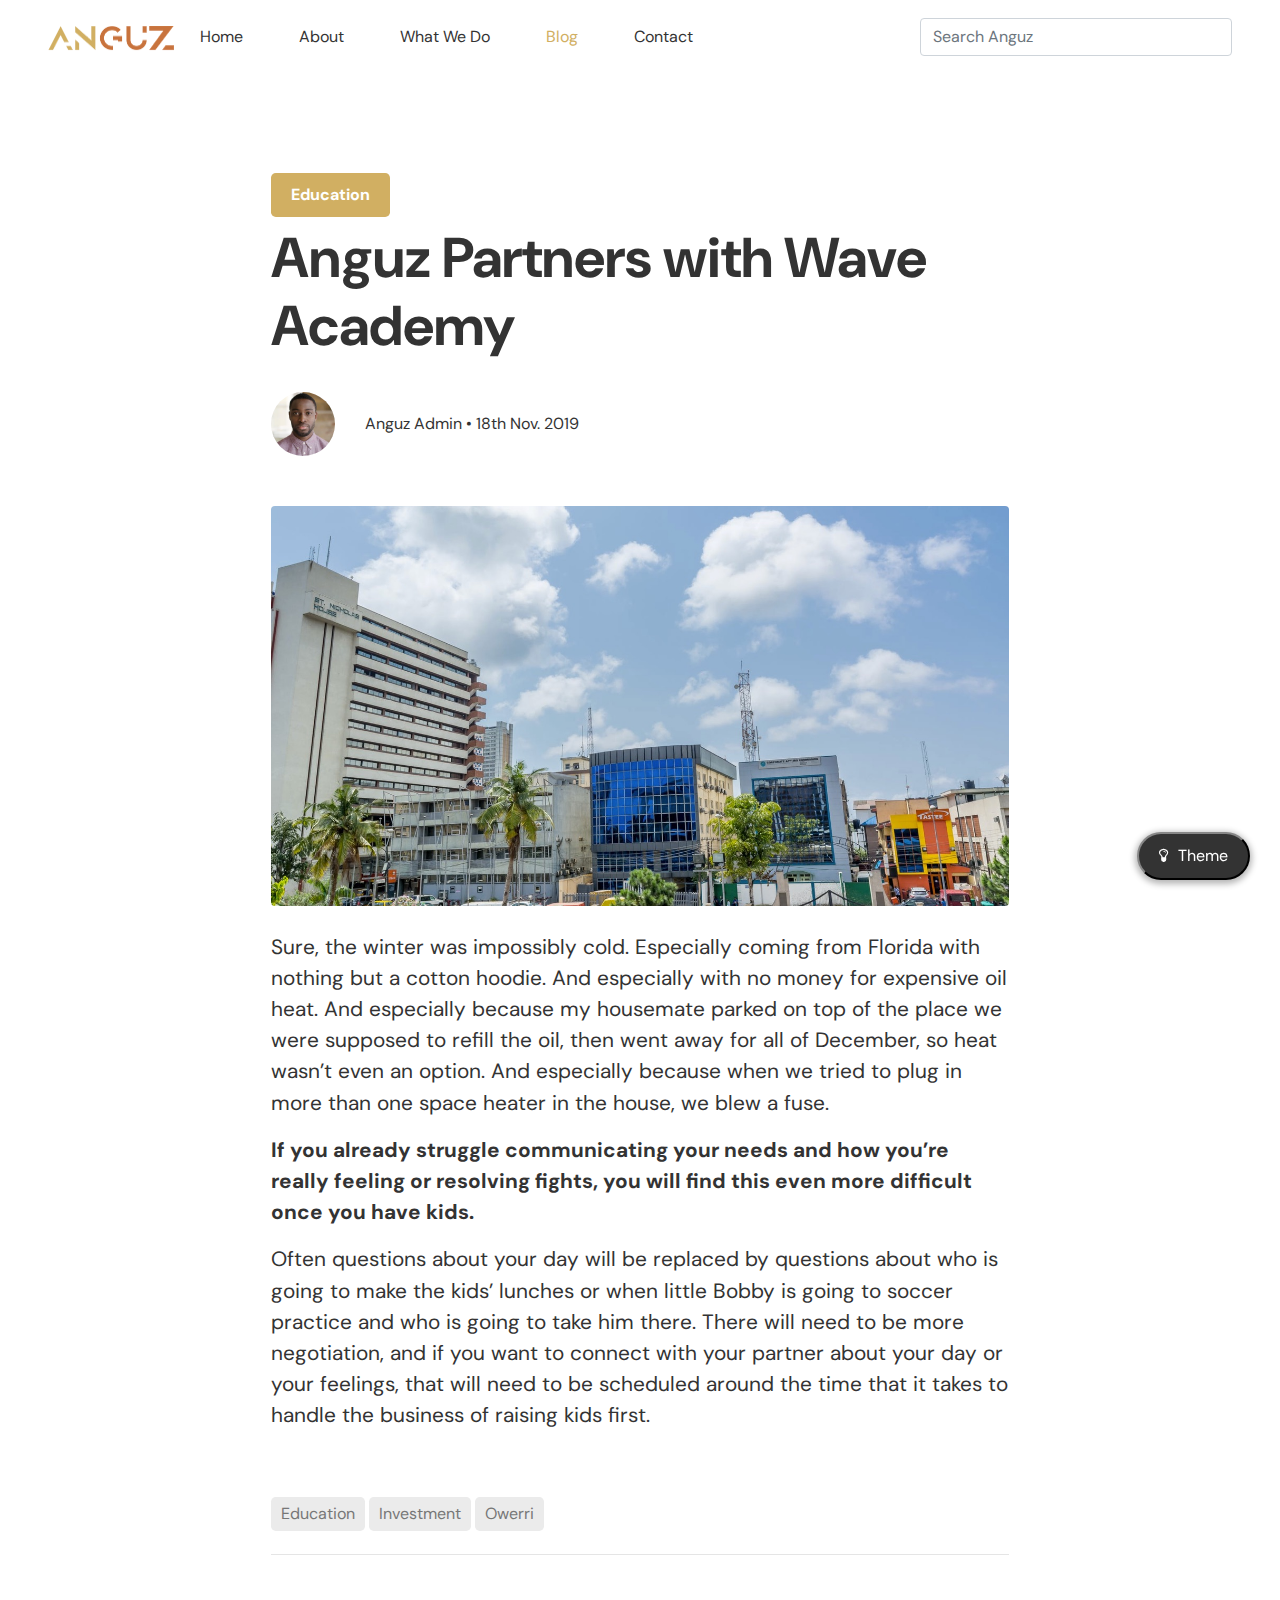
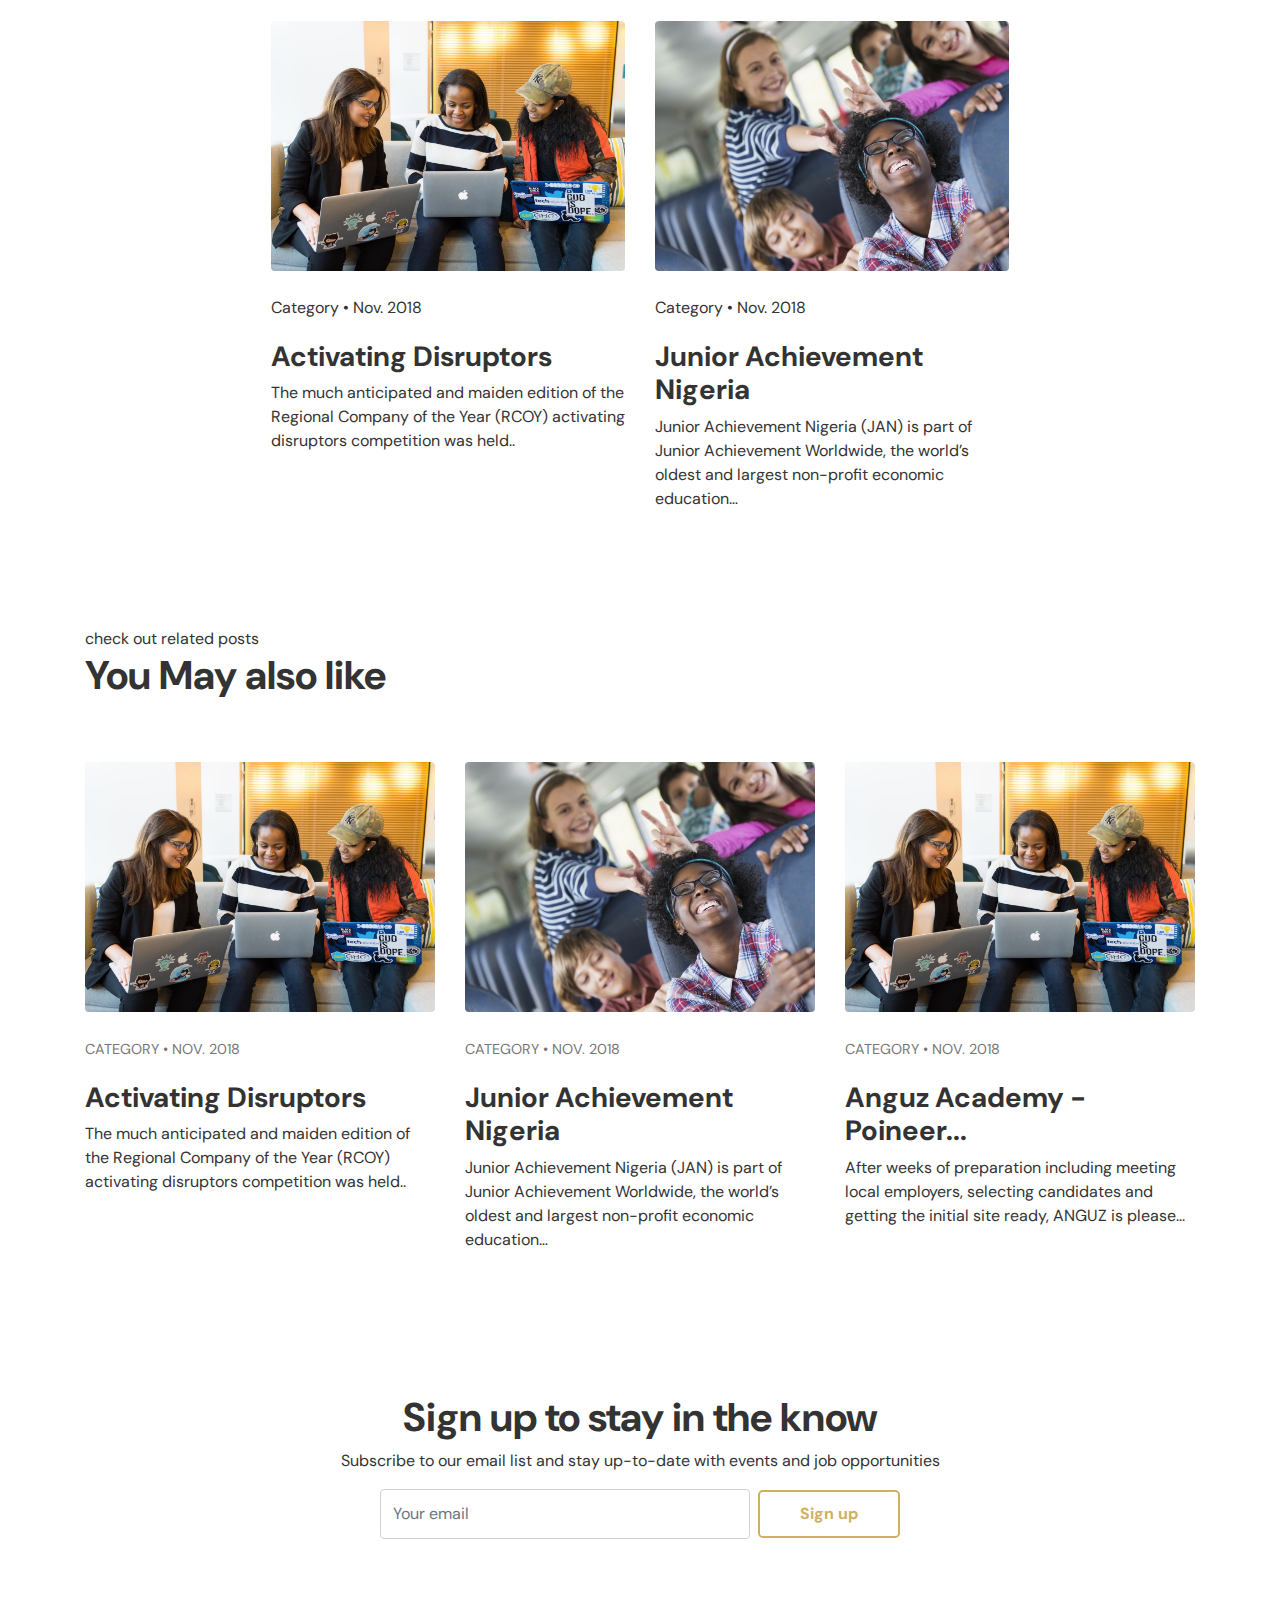
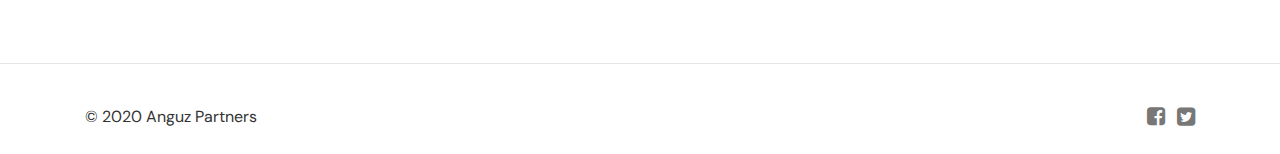
<file: single-blog.html>
<!doctype html>
<html lang="en">
  <head>
    <!-- Required meta tags -->
    <meta charset="utf-8">
    <meta name="viewport" content="width=device-width, initial-scale=1, shrink-to-fit=no">

    <!-- Bootstrap CSS -->
    <link rel="stylesheet" href="https://stackpath.bootstrapcdn.com/bootstrap/4.4.1/css/bootstrap.min.css" integrity="sha384-Vkoo8x4CGsO3+Hhxv8T/Q5PaXtkKtu6ug5TOeNV6gBiFeWPGFN9MuhOf23Q9Ifjh" crossorigin="anonymous">
    <link href="https://stackpath.bootstrapcdn.com/font-awesome/4.7.0/css/font-awesome.min.css" rel="stylesheet" integrity="sha384-wvfXpqpZZVQGK6TAh5PVlGOfQNHSoD2xbE+QkPxCAFlNEevoEH3Sl0sibVcOQVnN" crossorigin="anonymous">
    <link href="https://fonts.googleapis.com/css2?family=DM+Sans:wght@400;700&display=swap" rel="stylesheet">
    <link rel="stylesheet" href="css/stylesheet.css">

    <title>Blog - Investing, SPonsorship, Partnership</title>
  </head>
  <body>
    <nav class="navbar navbar-expand-lg navbar-anguz navbar-light">
        <a class="navbar-brand" href="index.html"><img src="/img/logo.png"></a>
        <button class="navbar-toggler" type="button" data-toggle="collapse" data-target="#navbarNavDropdown" aria-controls="navbarNavDropdown" aria-expanded="false" aria-label="Toggle navigation">
          <span class="navbar-toggler-icon"></span>
        </button>
        <div class="collapse navbar-collapse" id="navbarNavDropdown">
          <ul class="navbar-nav mr-auto">
            <li class="nav-item">
              <a class="nav-link" href="index.html">Home</a>
            </li>
            <li class="nav-item">
              <a class="nav-link" href="about.html">About</a>
            </li>
            <li class="nav-item">
              <a class="nav-link" href="services.html">What We Do</a>
            </li>
            <li class="nav-item active">
              <a class="nav-link" href="blog.html">Blog</a>
            </li>
            <li class="nav-item">
              <a class="nav-link" href="contact.html">Contact</a>
            </li>
          </ul>
          <form class="search-field">
            <input class="form-control mr-sm-2" type="search" placeholder="Search Anguz" aria-label="Search">
          </form>
        </div>
      </nav>
      <div id="d-mode">
        <button class="switch"><i class="fa fa-lightbulb-o"></i>Theme</button>
      </div>
      <header class="blog-con">
          <div class="container ptop-l w-60">
            <div>
                <a class="tag-ag" href="#">
                    <span class="t1">Education</span>
                </a>
                <h1>Anguz Partners with Wave Academy</h1>
            </div>
            <div class="ptop-s blog-deet">
                <img src="/img/team.jpg" class="img-fixed rounded-circle">
                <span>anguz admin • 18th Nov. 2019</span>
            </div>
        </div>
    </header>
    <section>
      <div class="container ptop-m pbtm-m w-60 press-content">
        <div class="pbtm-s press-content-img">
          <img src="/img/home.jpg" class="img-fluid img-fixed rounded">
        </div>
          <p>
            Sure, the winter was impossibly cold. Especially coming from Florida with nothing but a cotton hoodie. And especially
            with no money for expensive oil heat. And especially because my housemate parked on top of the place we were
            supposed to refill the oil, then went away for all of December, so heat wasn’t even an option. And especially because
            when we tried to plug in more than one space heater in the house, we blew a fuse.
          </p>
          <p><b>
            If you already struggle communicating your needs and how you’re really feeling or resolving fights, you will find this
            even more difficult once you have kids.</b>
          </p>
          <p>
            Often questions about your day will be replaced by questions about who is going to make the kids’ lunches or when
            little Bobby is going to soccer practice and who is going to take him there. There will need to be more negotiation,
            and if you want to connect with your partner about your day or your feelings, that will need to be scheduled around
            the time that it takes to handle the business of raising kids first.
          </p>
      </div>
      <div class="container w-60">
        <a class="tag-ag-blog" href="#">
            <span class="t1">Education</span>
        </a>
        <a class="tag-ag-blog" href="#">
            <span class="t1">Investment</span>
        </a>
        <a class="tag-ag-blog" href="#">
            <span class="t1">Owerri</span>
        </a>
        <hr>
      </div>
      <div class="container feature-pod ptop-m w-60">
          <div class="row">
            <div class="col-md-6">
            <img src="img/test2.jpg" class="img-fluid img-fixed rounded">
            <div class="ptop-s">
              <span>Category • Nov. 2018</span>
              <h3>Activating Disruptors</h3>
              <p>
                The much anticipated and maiden edition of the Regional Company of the Year (RCOY) activating disruptors competition was held..
              </p>
            </div>
          </div>
          <div class="col-md-6">
            <img src="img/test3.jpg" class="img-fluid img-fixed rounded">
            <div class="ptop-s">
              <span>Category • Nov. 2018</span>
              <h3>Junior Achievement Nigeria</h3>
              <p>
                Junior Achievement Nigeria (JAN) is part of Junior Achievement Worldwide, the world’s oldest and largest non-profit economic education…
              </p>
            </div>
          </div>
          </div>
      </div>
    </section>
    <section class="feature-pod">
        <div class="container ptop-l pbtm-l">
          <span>check out related posts</span>
          <h1>You May also like</h1>
          <div class="row ptop-s">
            <div class="col-md-4">
              <img src="img/test2.jpg" class="img-fluid img-fixed rounded">
              <div class="ptop-s">
                <span>Category • Nov. 2018</span>
                <h3><a href="single-blog.html">Activating Disruptors</a></h3>
                <p>
                  The much anticipated and maiden edition of the Regional Company of the Year (RCOY) activating disruptors competition was held..
                </p>
              </div>
            </div>
            <div class="col-md-4">
              <img src="img/test3.jpg" class="img-fluid img-fixed rounded">
              <div class="ptop-s">
                <span>Category • Nov. 2018</span>
                <h3>Junior Achievement Nigeria</h3>
                <p>
                  Junior Achievement Nigeria (JAN) is part of Junior Achievement Worldwide, the world’s oldest and largest non-profit economic education…
                </p>
              </div>
            </div>
            <div class="col-md-4">
              <img src="img/test2.jpg" class="img-fluid img-fixed rounded">
              <div class="ptop-s">
                <span>Category • Nov. 2018</span>
                <h3 title="Anguz Academy - Poineer Class Begins">Anguz Academy - Poineer...</h3>
                <p>
                  After weeks of preparation including meeting local employers, selecting candidates and getting the initial site ready, ANGUZ is please...
                </p>
              </div>
            </div>
          </div>
        </div>
    </section>
    <section class="sub ptop-s pbtm-l">
      <div class="container text-center">
        <h1>Sign up to stay in the know</h1>
        <p>
          Subscribe to our email list and stay up-to-date with events and job opportunities
        </p>
        <form class="form-inline justify-content-center">
            <input type="text" class="form-control mb-2 mr-sm-2 col-sm-4" id="inlineFormInputName2" placeholder="Your email">
            <a class="btn-ag mb-2" href="#" type="submit">
                <span class="t1">Sign up</span>
                <span class="t2">Sign up</span>
            </a>
        </form>
      </div>
    </section>
    <footer class="footer">
      <hr>
      <div class="container ptop-s pbtm-s">
        <div class="row">
          <div class="col-sm-6">
            <Span>© 2020 Anguz Partners</Span>
          </div>
          <div class="col-sm-6 social t-right">
            <span><a href="#"><i class="fa fa-lg fa-facebook-square"></i></a></span>
            <span><a href="#"><i class="fa fa-lg fa-twitter-square"></i></a></span>
          </div>
        </div>
      </div>
    </footer>
     
    <!-- Optional JavaScript -->
    <!-- jQuery first, then Popper.js, then Bootstrap JS -->
    <script src="https://code.jquery.com/jquery-3.4.1.slim.min.js" integrity="sha384-J6qa4849blE2+poT4WnyKhv5vZF5SrPo0iEjwBvKU7imGFAV0wwj1yYfoRSJoZ+n" crossorigin="anonymous"></script>
    <script src="https://cdn.jsdelivr.net/npm/popper.js@1.16.0/dist/umd/popper.min.js" integrity="sha384-Q6E9RHvbIyZFJoft+2mJbHaEWldlvI9IOYy5n3zV9zzTtmI3UksdQRVvoxMfooAo" crossorigin="anonymous"></script>
    <script src="https://stackpath.bootstrapcdn.com/bootstrap/4.4.1/js/bootstrap.min.js" integrity="sha384-wfSDF2E50Y2D1uUdj0O3uMBJnjuUD4Ih7YwaYd1iqfktj0Uod8GCExl3Og8ifwB6" crossorigin="anonymous"></script>
    <script src="/js/anguz.js"></script>
  </body>
</html>
</file>
<file: css/stylesheet.css>
html {
	-webkit-font-smoothing: antialiased;
}

:root {
    --gold: #d1af62;
    --grey: #777777;
    --grey2: #ebebeb;
    --blackish: #333;
}

.dark-mode, body.dark-mode {
    background-color: var(--blackish);
    color: white;
}

.dark-mode #d-mode .switch {
    background-color: white;
    color: var(--blackish);
    border-color: white;
}

.dark-mode .card {
    background-color: var(--blackish);
}

.dark-mode .whats-on .card-footer span a {
    color: white;
}

.dark-mode .navbar-anguz .navbar-nav .nav-link, .navbar-anguz .navbar-brand {
    color: white;
}

body {
    font-family: 'DM Sans', sans-serif;
    color: var(--blackish);
}

h1 {
    font-weight: 700;
}

header h1 {
    font-size: 3.5em;
    font-weight: 700;
}


/* PADDING */

.ptop-xl {
    padding-top: 130px;
}
 .ptop-l {
     padding-top: 100px;
 }
 .ptop-m {
    padding-top: 50px;
}
 .ptop-s {
     padding-top: 25px;
 }
 .ptop-xs {
    padding-top: 10px;
}
.ptop-xxs {
    padding-top: 5px;
}
.pbtm-xl {
    padding-bottom: 130px;
}
 .pbtm-l {
     padding-bottom: 100px;
 }
 .pbtm-m {
     padding-bottom: 50px;
 }
 .pbtm-s {
    padding-bottom: 25px;
}
.pbtm-xs {
    padding-bottom: 10px;
}
.pbtm-xxs {
   padding-bottom: 5px;
}
.pull-r {
    float: right;
}

/*Widths*/

.w-60 {
    width: 60%;
}
.w-40 {
    width: 40%;
}
.w-80 {
    width: 80%;
    margin: 0px auto;
}

.overlay {
    position: absolute;
    width: 100%;
    bottom: 0;
    top: 0;
    left: 0;
    right: 0;
    z-index: 0;
    background-color: #080d15;
    opacity: .5;
}

.navbar-anguz .navbar-nav .nav-link, .navbar-anguz .navbar-brand {
    color: #333;
}

.navbar-anguz .navbar-nav .nav-link:hover, .navbar-anguz .navbar-nav .active>.nav-link {
    color: var(--gold);
}

.navbar-expand-lg .navbar-nav .nav-link, .footer-item {
    padding-right: 3rem;
    padding-left: .5rem;
}

.navbar {
    padding: 1em 3em;
}

.carousel-caption {
    text-align: left;
    top: 25%;
    z-index: 1;
    bottom: 0px;
}

.carousel-caption span i, .whats-on span i {
    padding-left: 10px;
}

.carousel-caption span a, .carousel-item h1 a {
    color: white;
}

.carousel-caption span a:hover, .card-footer span a:hover, .dark-mode .whats-on .card-footer span a:hover {
    color: var(--gold);
    text-decoration: none;
}

.carousel-item h1 a:hover {
    text-decoration: none;
}

.carousel-indicators li {
    width: 10px;
}

.carousel-indicators {
    justify-content: left;
    bottom: 60px;
}

/* Primary Buttton */

a.btn-ag {
    display: inline-block;
    color: var(--gold);
    border: 2px solid var(--gold);
    text-decoration: none;
    position: relative;
    overflow: hidden;
    font-weight: bolder;
    border-radius: .3em;
  }
  
  a.btn-ag span {
    display: inline-block;
    padding: 10px 40px;
    transition: transform 0.4s;
    color: var(--gold);
  }
  
  a.btn-ag .t2 {
    position: absolute;
    left: 0;
    top: 0px;
    color: #fff;
    background-color: var(--gold);
    transform: translateY(100%);
  }
  
  a.btn-ag:hover .t1 {
    transform: translateY(-100%);
  }
  
  a.btn-ag:hover .t2 {
    transform: translateY(0);
  }

  /* Secondary Button */

  a.btn-ag-sec {
    display: inline-block;
    color: white;
    border: 2px solid white;
    text-decoration: none;
    position: relative;
    overflow: hidden;
    font-weight: bolder;
    border-radius: .3em;
  }
  
  a.btn-ag-sec span {
    display: inline-block;
    padding: 10px 40px;
    transition: transform 0.4s;
    color: white;
  }
  
  a.btn-ag-sec .t2 {
    position: absolute;
    left: 0;
    top: 0px;
    color: var(--gold);
    background-color: white;
    transform: translateY(100%);
  }
  
  a.btn-ag-sec:hover .t1 {
    transform: translateY(-100%);
  }
  
  a.btn-ag-sec:hover .t2 {
    transform: translateY(0);
  }

/* ________________________*/


  a.tag-ag {
    display: inline-block;
    color: white;
    background-color: var(--gold);
    text-decoration: none;
    position: relative;
    overflow: hidden;
    border-radius: .3em;
  }
  
  a.tag-ag span {
    display: inline-block;
    padding: 10px 20px;
    color: #fff;
    font-weight: bolder;
  }

  a.tag-ag-blog {
    display: inline-block;
    background-color: var(--grey2);
    text-decoration: none;
    position: relative;
    overflow: hidden;
    border-radius: .3em;
  }
  
  a.tag-ag-blog span {
    display: inline-block;
    padding: 5px 10px;
    color: #777;
  }

  .come-in {
        transform: translateY(150px);
        animation: come-in 0.8s ease forwards;
    }
    .come-in:nth-child(odd) {
        animation-duration: 0.6s;
    }

    @keyframes come-in {
        to { transform: translateY(0); }
    }

    .img-fixed {
        object-fit: cover;
    }
     .carousel-item img {
         width: 1400px;
         height: 700px;
     }

    .feature-pod .col-md-4 span {
        text-transform: uppercase;
        font-size: .9em;
        color: var(--grey);
    }

    .feature-pod img {
        width: 500px;
        height: 250px;;
    }

    .feature-pod h3, .whats-on h4 {
        padding-top: 20px;
        font-weight: bolder;
    }

    .feature-pod .col-md-4 {
        padding-top: 30px;
    }

    .feature-pod h3 a, .whats-on h4 a {
        color: inherit;
    }

    .feature-pod h3 a:hover, .whats-on h4 a:hover {
        text-decoration: none;
        color: var(--gold);
    }

    .whats-on .card {
        border: 1px solid var(--gold);
        transition: 1s;
        min-height: 320px;
    }
  
    .whats-on .card:hover {
        border: 0px solid var(--gold);
        transition: .3s;
        box-shadow: 0px 4px 20px 1px #0f0f0f17;
    }

    .whats-on .card-footer {
        background-color: transparent;
        border-top: transparent;
        padding: 1.5rem 2.5rem;
    }

    .whats-on span a {
        color: var(--blackish);
    }

    .whats-on .card-body {
        padding: 2.5rem;
    }

    .subscribe {
        color: #fff;
        background-color: var(--gold);
    }
    
    .subscribe .form-control, .sub .form-control {
        height: calc(2.23em + .75rem + 2px);
    }

    .social span {
        padding-left: .5em;
    }

    .social span a {
        color: var(--grey);
    }

    .social span a:hover {
        color: var(--gold);
    }

    .about-hd {
        height: 80vh;
        background-image: url('../img/test.jpg');
        background-size: cover;
        background-position: bottom;
        background-repeat: no-repeat;
      }

      .t-right {
          text-align: right;
      }

      .team img {
          width: 350px;
          height: 400px;
          filter: grayscale(100%);
      }

      .team h2, .services h2, .modal-header h2 {
          font-weight: 700;
      }

    .tab {
        overflow: hidden;
        background-color: #f0f0f0;
    }
    
    .tab button {
        background-color: inherit;
        float: none;
        border: none;
        outline: none;
        cursor: pointer;
        padding: 14px 16px;
        transition: 0.3s;
        font-size: 17px;
    }
    
    .tab button:hover {
        background-color: #ddd;
    }
    
    .tab button.active {
        background-color: var(--gold);
        color: white;
    }
    
    .tabcontent {
        display: none;
        border-top: none;
    }

    .tabcontent.active {
        display: block;
    }

    .blog-con img {
        width: 64px;
        height: 64px;
    }

    .blog-deet {
        display: flex;
        flex-direction: row;
        align-items: center;
    }

    .blog-deet span {
        padding-left: 30px;
        text-transform: capitalize;
    }

    .press-content p {
        font-size: 1.3em;
    }

    .press-content-img img, .services img {
        width: 900px;
        height: 400px;

    }

    /*_________Pagination__________*/

    .feature-pod .page-item.active .page-link {
        background-color: var(--gold);
        border-color: var(--gold);
    }

    .feature-pod .page-link {
        color: var(--blackish);
    }

    .feature-pod .page-link:hover {
        color: #fff;
        background-color: var(--gold);
        border-color: var(--gold);
    }
    .modal-header {
        border-bottom: 0px;
        padding: 2rem;
    }
  
    .modal-footer {
        border-top: 0px;
        padding: 1rem 2rem;
    }

    .modal-dialog {
        max-width: 750px !important;
    }

    .modal-body {
        padding: 0rem 2rem;
    }

    .search-field {
        width: 30%;
    }

    .navbar-brand img {
        width: 8rem;
    }

    /*_________Switch________*/
    .switch {
        background-color : var(--blackish);
        color: white;
        padding: 10px 20px;
        border-radius: 100px;
        border-color: var(--blackish);
        box-shadow: 0px 2px 6px 2px rgba(0, 0, 0, 0.29)
      }
      
      #d-mode {
        position: fixed;
        bottom: 20px;
        right: 30px;
        z-index: 1000;
      }

      #d-mode i {
          padding-right: 10px;
      }

      button:focus {
        outline: 0px auto -webkit-focus-ring-color;
    }

    

  @media only screen and (max-width: 768px) {
      h1 {
          font-size: 2rem;
      }
      header h1 {
          font-size: 2.5em;
          width: 80%;
      }

      .ptop-l {
        padding-top: 50px;
      }

      .pbtm-l {
        padding-bottom: 50px;
      }

      p {
          font-size: 1em;;
      }
      .w-60, .w-40, .w-80 {
          width: 100%;
      }
      .carousel-caption {
          left: 12%;
      }

      .carousel-caption p {
        width: 78%;
    }

    .carousel-item .w-100 {
        width: auto !important;
    }

    .carousel-item .d-none {
        display: block !important;
    }

    .navbar {
        padding: 1em 1em;
        text-align: center;
    }
    .navbar-expand-lg .navbar-nav .nav-link {
        padding-left: 0px;
        padding-right: 0px;
    }
    .whats-on .col-md-6 {
        padding-top: 20px;
    }
    .whats-on .card-body {
        padding: 1.25rem;
    }
    .whats-on .card-footer {
        background-color: transparent;
        border-top: transparent;
        padding: 1.5rem 1.25rem;
    }
    .gallery h1 {
        padding-top: 20px;
    }
    .t-right {
        text-align: initial;
    }
    .social span {
        padding-right: .5em;
        padding-left: 0em;
    }
    .team h2 {
        padding-top: 20px;
    }
    .tab {
        display: flex;
        flex-flow: column;
    }
    .press-content p {
        font-size: initial;
    }
    .services .col-md-6 h2 {
        padding-top: 20px;
    }
    .search-field {
        width: 100%;
    }

  }
</file>
